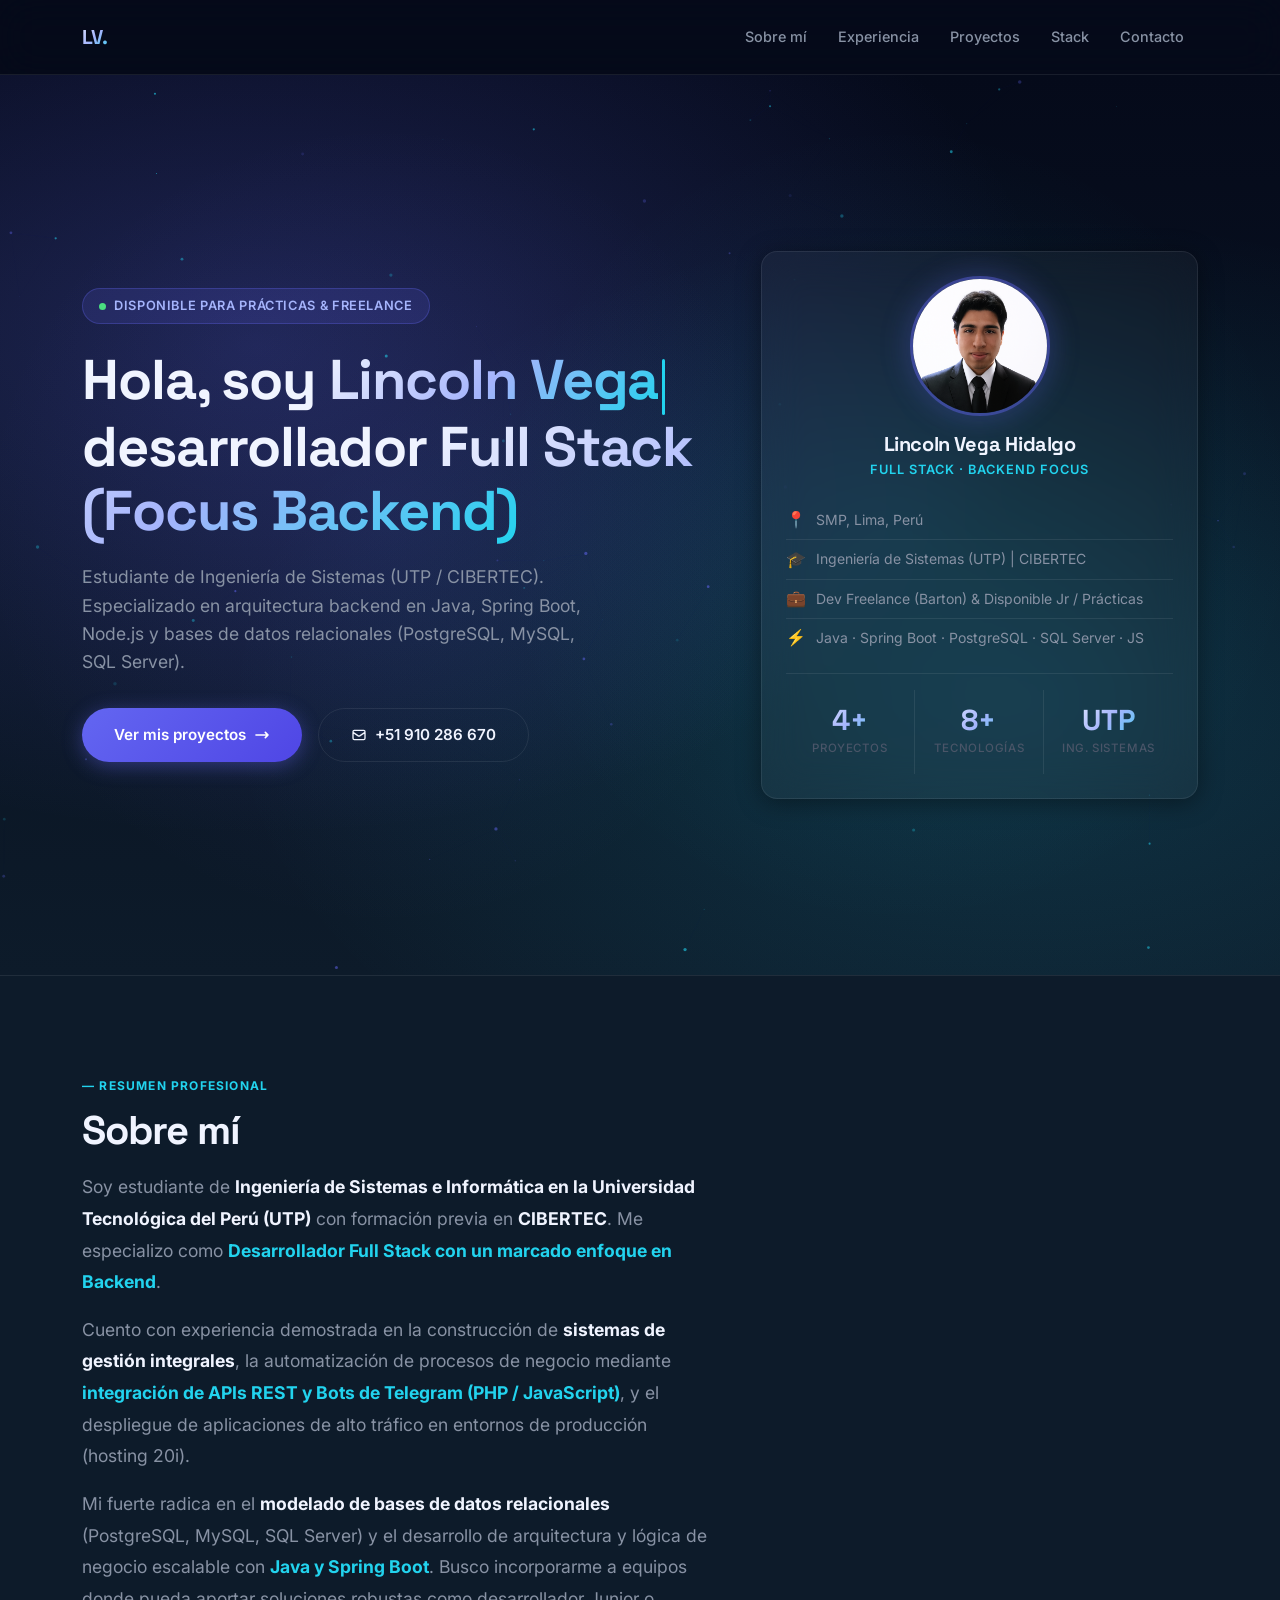
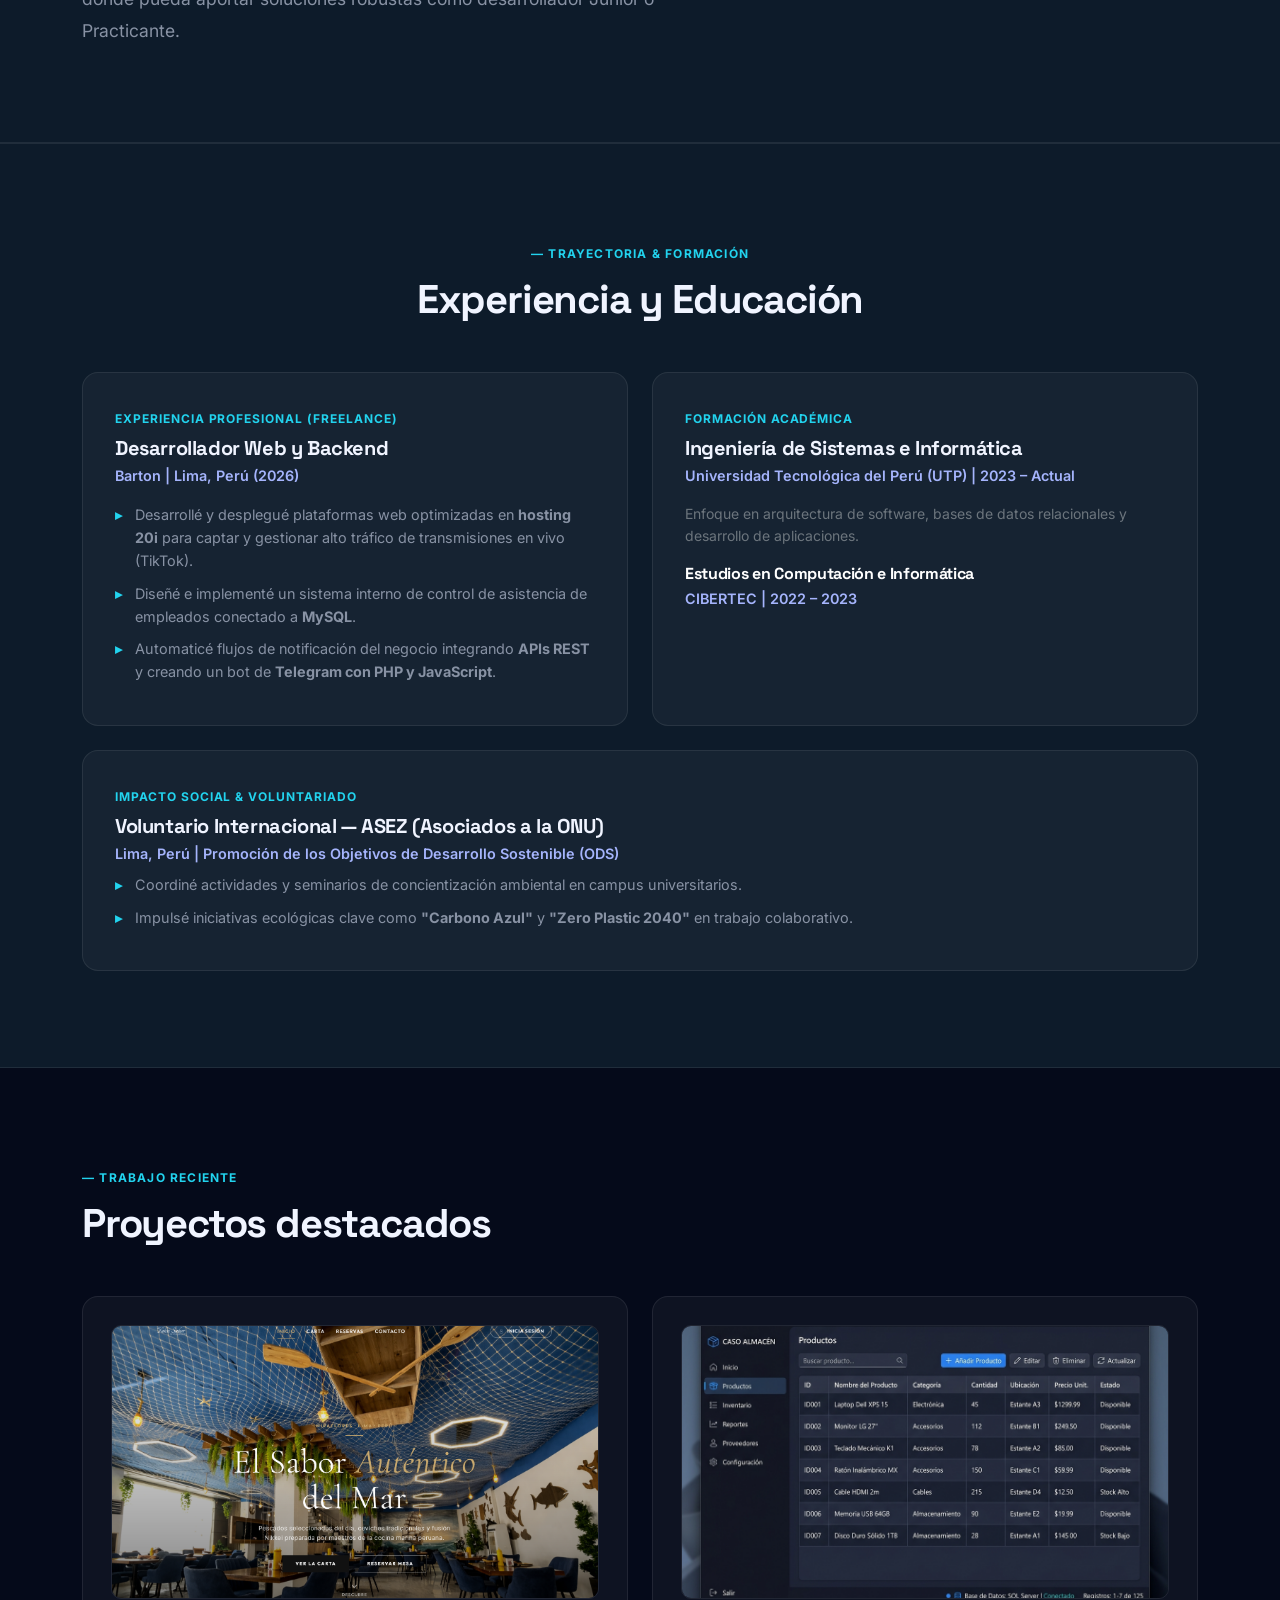
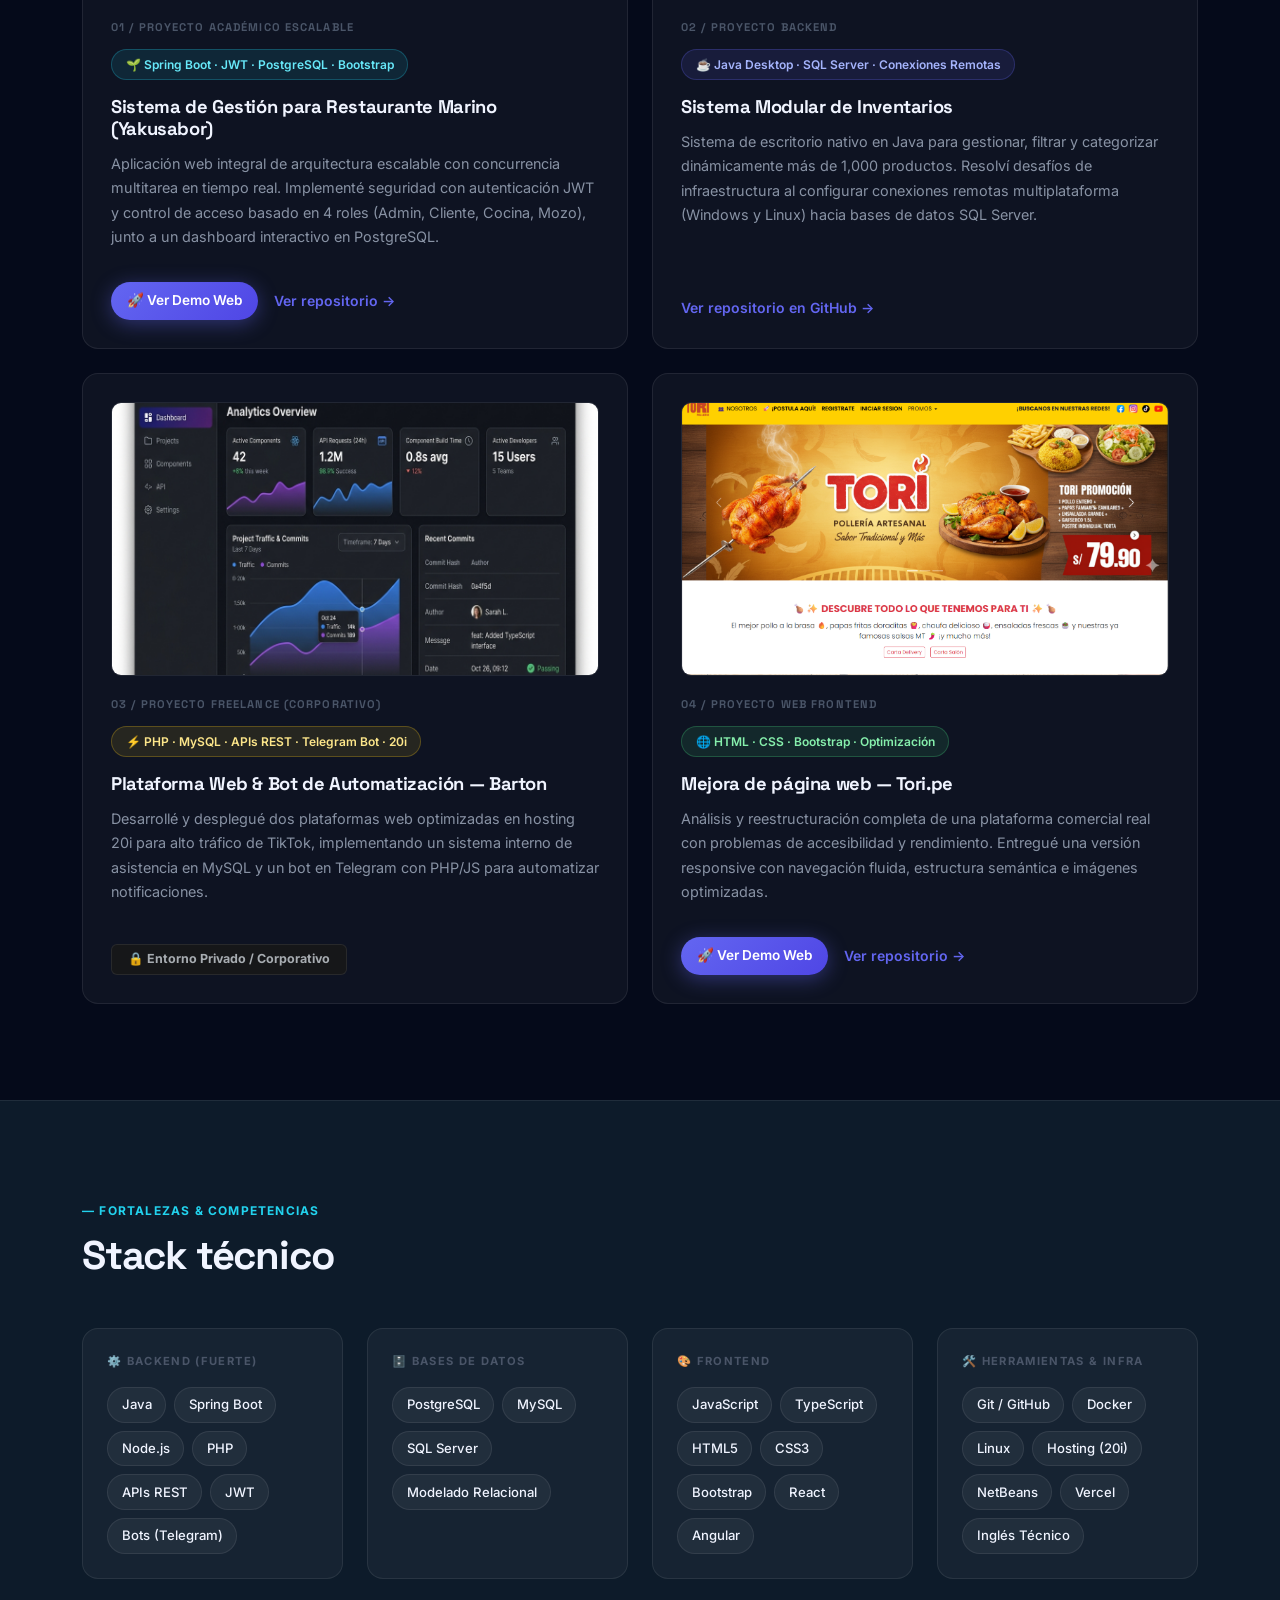
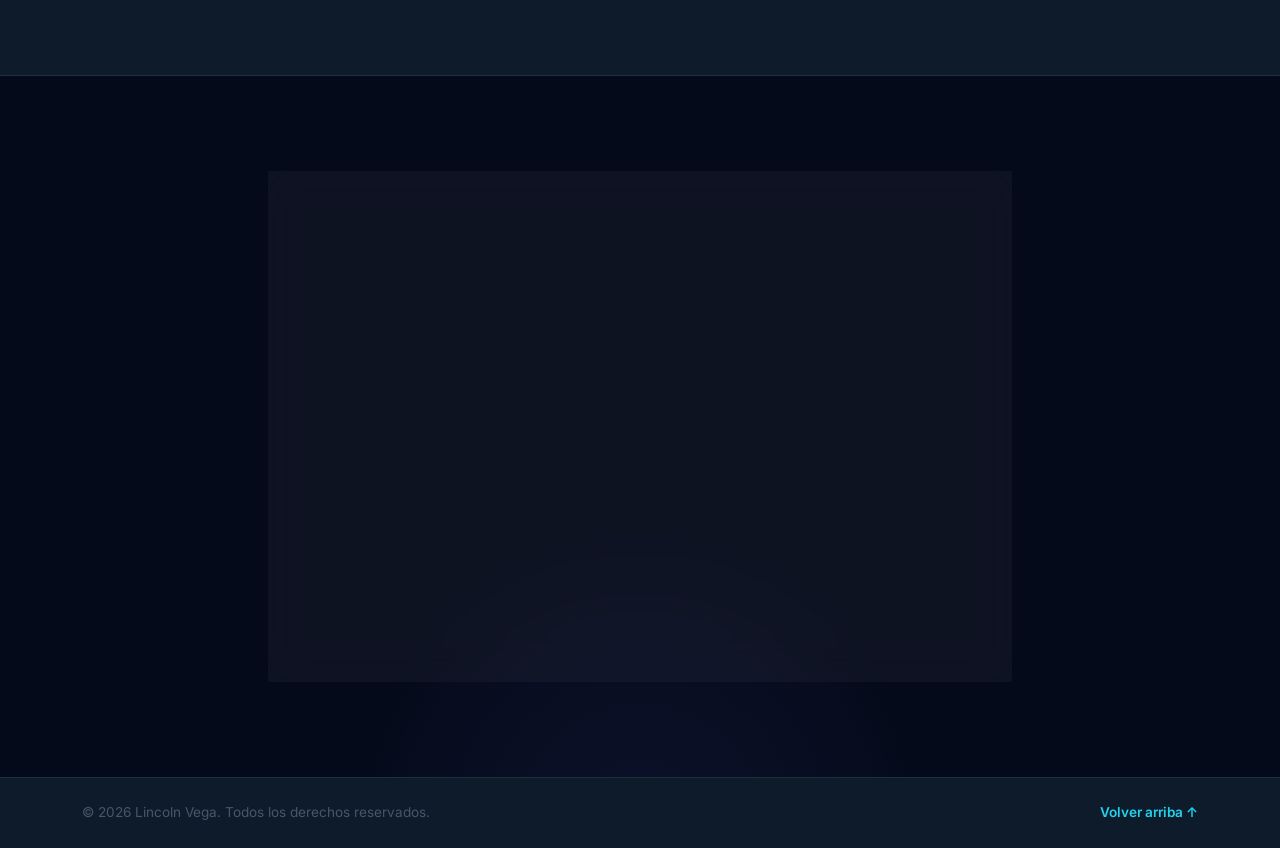
<file: index.html>
<!doctype html>
<html lang="es">
  <head>
    <meta charset="UTF-8" />
    <meta name="viewport" content="width=device-width, initial-scale=1" />
    <title>Lincoln Vega — Desarrollador Web & Backend</title>
    <meta
      name="description"
      content="Portafolio de Lincoln Vega — desarrollador en formación especializado en Frontend y Backend con Java. Proyectos web reales, código limpio y resultados concretos."
    />
    <meta property="og:title" content="Lincoln Vega — Desarrollador Web & Backend" />
    <meta property="og:description" content="Desarrollador en formación. Proyectos web, Java y soluciones con código real." />
    <meta property="og:image" content="avatar.png" />
    <!-- Bootstrap -->
    <link
      href="https://cdn.jsdelivr.net/npm/bootstrap@5.3.3/dist/css/bootstrap.min.css"
      rel="stylesheet"
      integrity="sha384-QWTKZyjpPEjISv5WaRU9OFeRpok6YctnYmDr5pNlyT2bRjXh0JMhjY6hW+ALEwIH"
      crossorigin="anonymous"
    />
    <!-- Google Fonts: Space Grotesk + Inter -->
    <link rel="preconnect" href="https://fonts.googleapis.com" />
    <link rel="preconnect" href="https://fonts.gstatic.com" crossorigin />
    <link
      href="https://fonts.googleapis.com/css2?family=Space+Grotesk:wght@400;500;600;700;800&family=Inter:wght@400;500;600;700&display=swap"
      rel="stylesheet"
    />
    <link rel="stylesheet" href="style.css" />
  </head>
  <body id="top" data-bs-theme="dark">

    <!-- ══ NAVBAR ══ -->
    <nav id="navbar" class="navbar navbar-expand-lg sticky-top">
      <div class="container">
        <a class="navbar-brand" href="#top">LV<span style="color: var(--accent-secondary);">.</span></a>
        <button
          class="navbar-toggler border-0"
          type="button"
          data-bs-toggle="collapse"
          data-bs-target="#mainNavbar"
          aria-controls="mainNavbar"
          aria-expanded="false"
          aria-label="Abrir navegación"
        >
          <span class="navbar-toggler-icon"></span>
        </button>
        <div class="collapse navbar-collapse" id="mainNavbar">
          <ul class="navbar-nav ms-auto gap-1">
            <li class="nav-item"><a class="nav-link" href="#sobre-mi">Sobre mí</a></li>
            <li class="nav-item"><a class="nav-link" href="#experiencia">Experiencia</a></li>
            <li class="nav-item"><a class="nav-link" href="#proyectos">Proyectos</a></li>
            <li class="nav-item"><a class="nav-link" href="#habilidades">Stack</a></li>
            <li class="nav-item"><a class="nav-link" href="#contacto">Contacto</a></li>
          </ul>
        </div>
      </div>
    </nav>

    <!-- ══ HERO ══ -->
    <header class="hero">
      <canvas id="particles"></canvas>
      <div class="container py-5">
        <div class="row align-items-center g-5">

          <!-- Left: Text -->
          <div class="col-lg-7 text-center text-lg-start">
            <div class="hero-badge">
              <span class="dot"></span>
              Disponible para prácticas &amp; freelance
            </div>

            <h1 class="hero-heading">
              Hola, soy <span class="gradient-text" id="typed-name">Lincoln Vega</span><span class="cursor-blink"></span><br/>
              desarrollador <span class="gradient-text">Full Stack (Focus Backend)</span>
            </h1>

            <p class="hero-lead">
              Estudiante de Ingeniería de Sistemas (UTP / CIBERTEC). Especializado en arquitectura backend en Java, Spring Boot, Node.js y bases de datos relacionales (PostgreSQL, MySQL, SQL Server).
            </p>

            <div class="hero-actions d-flex flex-wrap justify-content-center justify-content-lg-start gap-3">
              <a href="#proyectos" class="btn-primary-custom">
                Ver mis proyectos
                <svg width="16" height="16" fill="none" stroke="currentColor" stroke-width="2.5" viewBox="0 0 24 24"><path stroke-linecap="round" stroke-linejoin="round" d="M17 8l4 4m0 0l-4 4m4-4H3"/></svg>
              </a>
              <a href="https://wa.me/51910286670" target="_blank" rel="noopener noreferrer" class="btn-outline-custom">
                <svg width="16" height="16" fill="none" stroke="currentColor" stroke-width="2" viewBox="0 0 24 24"><path stroke-linecap="round" stroke-linejoin="round" d="M3 8l7.89 5.26a2 2 0 002.22 0L21 8M5 19h14a2 2 0 002-2V7a2 2 0 00-2-2H5a2 2 0 00-2 2v10a2 2 0 002 2z"/></svg>
                +51 910 286 670
              </a>
            </div>
          </div>

          <!-- Right: Profile Card -->
          <div class="col-lg-5">
            <div class="profile-card p-4 text-center">
              <img
                src="avatar.png"
                alt="Lincoln Vega Hidalgo — Desarrollador"
                class="profile-avatar"
              />
              <h2 class="h5 mb-1" style="font-family:'Space Grotesk',sans-serif; font-weight:700;">Lincoln Vega Hidalgo</h2>
              <p style="color:var(--accent-secondary); font-size:0.8rem; font-weight:600; text-transform:uppercase; letter-spacing:0.08em; margin-bottom:1.25rem;">Full Stack · Backend Focus</p>

              <div class="text-center text-lg-start">
                <div class="profile-info-item justify-content-center justify-content-lg-start">
                  <span class="icon">📍</span>
                  <span>SMP, Lima, Perú</span>
                </div>
                <div class="profile-info-item justify-content-center justify-content-lg-start">
                  <span class="icon">🎓</span>
                  <span>Ingeniería de Sistemas (UTP) | CIBERTEC</span>
                </div>
                <div class="profile-info-item justify-content-center justify-content-lg-start">
                  <span class="icon">💼</span>
                  <span>Dev Freelance (Barton) &amp; Disponible Jr / Prácticas</span>
                </div>
                <div class="profile-info-item justify-content-center justify-content-lg-start">
                  <span class="icon">⚡</span>
                  <span>Java · Spring Boot · PostgreSQL · SQL Server · JS</span>
                </div>
              </div>

              <!-- Stats -->
              <div class="row g-0 mt-3 pt-3" style="border-top: 1px solid var(--border-glass);">
                <div class="col-4 stat-item">
                  <div class="stat-number">4+</div>
                  <div class="stat-label">Proyectos</div>
                </div>
                <div class="col-4 stat-item">
                  <div class="stat-number">8+</div>
                  <div class="stat-label">Tecnologías</div>
                </div>
                <div class="col-4 stat-item">
                  <div class="stat-number">UTP</div>
                  <div class="stat-label">Ing. Sistemas</div>
                </div>
              </div>
            </div>
          </div>

        </div>
      </div>
    </header>

    <main>

      <!-- ══ SOBRE MÍ ══ -->
      <section id="sobre-mi">
        <div class="container">
          <div class="row align-items-center g-5">
            <div class="col-lg-7">
              <p class="section-tag reveal">— Resumen Profesional</p>
              <h2 class="section-title reveal reveal-delay-1">Sobre mí</h2>
              <div class="about-text reveal reveal-delay-2 text-justify-mobile">
                <p class="mb-3">
                  Soy estudiante de <strong style="color:var(--text-primary)">Ingeniería de Sistemas e Informática en la Universidad Tecnológica del Perú (UTP)</strong> con formación previa en <strong style="color:var(--text-primary)">CIBERTEC</strong>. Me especializo como <strong style="color:var(--accent-secondary)">Desarrollador Full Stack con un marcado enfoque en Backend</strong>.
                </p>
                <p class="mb-3">
                  Cuento con experiencia demostrada en la construcción de <strong style="color:var(--text-primary)">sistemas de gestión integrales</strong>, la automatización de procesos de negocio mediante <strong style="color:var(--accent-secondary)">integración de APIs REST y Bots de Telegram (PHP / JavaScript)</strong>, y el despliegue de aplicaciones de alto tráfico en entornos de producción (hosting 20i).
                </p>
                <p class="mb-0">
                  Mi fuerte radica en el <strong style="color:var(--text-primary)">modelado de bases de datos relacionales</strong> (PostgreSQL, MySQL, SQL Server) y el desarrollo de arquitectura y lógica de negocio escalable con <strong style="color:var(--accent-secondary)">Java y Spring Boot</strong>. Busco incorporarme a equipos donde pueda aportar soluciones robustas como desarrollador Junior o Practicante.
                </p>
              </div>
            </div>
            
            <div class="col-lg-5 text-center reveal reveal-delay-3">
              <div class="linkedin-badge-wrapper">
                <script src="https://platform.linkedin.com/badges/js/profile.js" async defer type="text/javascript"></script>
                <div class="badge-base LI-profile-badge mx-auto" data-locale="es_ES" data-size="medium" data-theme="dark" data-type="VERTICAL" data-vanity="lincoln-vega-hidalgo-09a0a0165" data-version="v1">
                  <a class="badge-base__link LI-simple-link" href="https://pe.linkedin.com/in/lincoln-vega-hidalgo-09a0a0165?trk=profile-badge">Lincoln Vega Hidalgo</a>
                </div>
              </div>
            </div>
          </div>
        </div>
      </section>

      <!-- ══ EXPERIENCIA Y EDUCACIÓN ══ -->
      <section id="experiencia">
        <div class="container">
          <div class="mb-5 reveal text-center">
            <p class="section-tag">— Trayectoria &amp; Formación</p>
            <h2 class="section-title mb-0">Experiencia y Educación</h2>
          </div>

          <div class="row g-4">
            <!-- Freelance Experience -->
            <div class="col-lg-6 reveal reveal-delay-1">
              <div class="experience-card">
                <span class="experience-tag">Experiencia Profesional (Freelance)</span>
                <h3 class="experience-title">Desarrollador Web y Backend</h3>
                <p class="experience-company">Barton | Lima, Perú (2026)</p>
                <ul class="timeline-bullet-list">
                  <li>Desarrollé y desplegué plataformas web optimizadas en <strong>hosting 20i</strong> para captar y gestionar alto tráfico de transmisiones en vivo (TikTok).</li>
                  <li>Diseñé e implementé un sistema interno de control de asistencia de empleados conectado a <strong>MySQL</strong>.</li>
                  <li>Automaticé flujos de notificación del negocio integrando <strong>APIs REST</strong> y creando un bot de <strong>Telegram con PHP y JavaScript</strong>.</li>
                </ul>
              </div>
            </div>

            <!-- Education -->
            <div class="col-lg-6 reveal reveal-delay-2">
              <div class="experience-card">
                <span class="experience-tag">Formación Académica</span>
                <h3 class="experience-title">Ingeniería de Sistemas e Informática</h3>
                <p class="experience-company">Universidad Tecnológica del Perú (UTP) | 2023 – Actual</p>
                <p class="text-secondary small mb-3">Enfoque en arquitectura de software, bases de datos relacionales y desarrollo de aplicaciones.</p>
                
                <h4 class="h6 text-white mb-1" style="font-family:'Space Grotesk',sans-serif; font-weight:700;">Estudios en Computación e Informática</h4>
                <p class="experience-company mb-0">CIBERTEC | 2022 – 2023</p>
              </div>
            </div>

            <!-- Voluntariado -->
            <div class="col-12 reveal reveal-delay-3">
              <div class="experience-card">
                <div class="d-flex justify-content-between align-items-start flex-wrap gap-2">
                  <div>
                    <span class="experience-tag">Impacto Social &amp; Voluntariado</span>
                    <h3 class="experience-title">Voluntario Internacional — ASEZ (Asociados a la ONU)</h3>
                    <p class="experience-company mb-2">Lima, Perú | Promoción de los Objetivos de Desarrollo Sostenible (ODS)</p>
                  </div>
                </div>
                <ul class="timeline-bullet-list">
                  <li>Coordiné actividades y seminarios de concientización ambiental en campus universitarios.</li>
                  <li>Impulsé iniciativas ecológicas clave como <strong>"Carbono Azul"</strong> y <strong>"Zero Plastic 2040"</strong> en trabajo colaborativo.</li>
                </ul>
              </div>
            </div>
          </div>
        </div>
      </section>

      <!-- ══ PROYECTOS ══ -->
      <section id="proyectos">
        <div class="container">
          <div class="mb-5 reveal">
            <p class="section-tag">— Trabajo reciente</p>
            <h2 class="section-title mb-0">Proyectos destacados</h2>
          </div>

          <div class="row g-4">

            <!-- Proyecto 1 -->
            <div class="col-md-6 reveal reveal-delay-1">
              <article class="project-card">
                <div class="project-img-wrap">
                  <img src="project_yakusabor.png" alt="Sistema de Gestión para Restaurante Marino" loading="lazy" />
                  <div class="project-img-overlay"></div>
                </div>
                <p class="project-number">01 / Proyecto Académico Escalable</p>
                <span class="project-badge cyan">
                  🌱 Spring Boot · JWT · PostgreSQL · Bootstrap
                </span>
                <h3 class="project-title">Sistema de Gestión para Restaurante Marino (Yakusabor)</h3>
                <p class="project-desc">
                  Aplicación web integral de arquitectura escalable con concurrencia multitarea en tiempo real. Implementé seguridad con autenticación JWT y control de acceso basado en 4 roles (Admin, Cliente, Cocina, Mozo), junto a un dashboard interactivo en PostgreSQL.
                </p>
                <div class="d-flex flex-wrap gap-3 mt-auto pt-2">
                  <a
                    class="btn-primary-custom py-2 px-3"
                    style="font-size:0.85rem;"
                    href="https://yakusabor-web.vercel.app/Frontend/Principal/HTML/index.html"
                    target="_blank"
                    rel="noopener noreferrer"
                  >
                    🚀 Ver Demo Web
                  </a>
                  <a
                    class="project-link my-auto"
                    href="https://github.com/VegaHidalgoLincolnJhoel/Yakusabor-web"
                    target="_blank"
                    rel="noopener noreferrer"
                  >
                    Ver repositorio →
                  </a>
                </div>
              </article>
            </div>

            <!-- Proyecto 2 -->
            <div class="col-md-6 reveal reveal-delay-2">
              <article class="project-card">
                <div class="project-img-wrap">
                  <img src="project_almacen.png" alt="Sistema Modular de Inventarios Java" loading="lazy" />
                  <div class="project-img-overlay"></div>
                </div>
                <p class="project-number">02 / Proyecto Backend</p>
                <span class="project-badge">
                  ☕ Java Desktop · SQL Server · Conexiones Remotas
                </span>
                <h3 class="project-title">Sistema Modular de Inventarios</h3>
                <p class="project-desc">
                  Sistema de escritorio nativo en Java para gestionar, filtrar y categorizar dinámicamente más de 1,000 productos. Resolví desafíos de infraestructura al configurar conexiones remotas multiplataforma (Windows y Linux) hacia bases de datos SQL Server.
                </p>
                <div class="d-flex flex-wrap gap-3 mt-auto pt-2">
                  <a
                    class="project-link my-auto"
                    href="https://github.com/VegaHidalgoLincolnJhoel/Proyecto_Caso_Almacen"
                    target="_blank"
                    rel="noopener noreferrer"
                  >
                    Ver repositorio en GitHub →
                  </a>
                </div>
              </article>
            </div>

            <!-- Proyecto 3 -->
            <div class="col-md-6 reveal reveal-delay-1">
              <article class="project-card">
                <div class="project-img-wrap">
                  <img src="project_finaljs.png" alt="Plataformas Web y Bot de Telegram Barton" loading="lazy" />
                  <div class="project-img-overlay"></div>
                </div>
                <p class="project-number">03 / Proyecto Freelance (Corporativo)</p>
                <span class="project-badge yellow">
                  ⚡ PHP · MySQL · APIs REST · Telegram Bot · 20i
                </span>
                <h3 class="project-title">Plataforma Web &amp; Bot de Automatización — Barton</h3>
                <p class="project-desc">
                  Desarrollé y desplegué dos plataformas web optimizadas en hosting 20i para alto tráfico de TikTok, implementando un sistema interno de asistencia en MySQL y un bot en Telegram con PHP/JS para automatizar notificaciones.
                </p>
                <div class="d-flex flex-wrap align-items-center gap-2 mt-auto pt-2">
                  <span class="badge bg-secondary-subtle text-secondary-emphasis px-3 py-2" style="font-size:0.78rem; border:1px solid var(--border-glass);">
                    🔒 Entorno Privado / Corporativo
                  </span>
                </div>
              </article>
            </div>

            <!-- Proyecto 4 -->
            <div class="col-md-6 reveal reveal-delay-2">
              <article class="project-card">
                <div class="project-img-wrap">
                  <img src="project_tori.png" alt="Rediseño web Tori.pe" loading="lazy" />
                  <div class="project-img-overlay"></div>
                </div>
                <p class="project-number">04 / Proyecto Web Frontend</p>
                <span class="project-badge green">
                  🌐 HTML · CSS · Bootstrap · Optimización
                </span>
                <h3 class="project-title">Mejora de página web — Tori.pe</h3>
                <p class="project-desc">
                  Análisis y reestructuración completa de una plataforma comercial real con problemas de accesibilidad y rendimiento. Entregué una versión responsive con navegación fluida, estructura semántica e imágenes optimizadas.
                </p>
                <div class="d-flex flex-wrap gap-3 mt-auto pt-2">
                  <a
                    class="btn-primary-custom py-2 px-3"
                    style="font-size:0.85rem;"
                    href="https://vegahidalgolincolnjhoel.github.io/Proyecto-pagina-WEB/HTML/Principal.html"
                    target="_blank"
                    rel="noopener noreferrer"
                  >
                    🚀 Ver Demo Web
                  </a>
                  <a
                    class="project-link my-auto"
                    href="https://github.com/VegaHidalgoLincolnJhoel/Proyecto-pagina-WEB"
                    target="_blank"
                    rel="noopener noreferrer"
                  >
                    Ver repositorio →
                  </a>
                </div>
              </article>
            </div>

          </div>
        </div>
      </section>

      <!-- ══ HABILIDADES ══ -->
      <section id="habilidades">
        <div class="container">
          <div class="mb-5 reveal">
            <p class="section-tag">— Fortalezas &amp; Competencias</p>
            <h2 class="section-title mb-0">Stack técnico</h2>
          </div>

          <div class="row g-4">
            <!-- Backend -->
            <div class="col-md-6 col-lg-3 reveal reveal-delay-1">
              <div class="stack-group">
                <p class="stack-group-title">⚙️ Backend (Fuerte)</p>
                <div class="d-flex flex-wrap gap-2">
                  <span class="skill-pill">Java</span>
                  <span class="skill-pill">Spring Boot</span>
                  <span class="skill-pill">Node.js</span>
                  <span class="skill-pill">PHP</span>
                  <span class="skill-pill">APIs REST</span>
                  <span class="skill-pill">JWT</span>
                  <span class="skill-pill">Bots (Telegram)</span>
                </div>
              </div>
            </div>
            <!-- Base de datos -->
            <div class="col-md-6 col-lg-3 reveal reveal-delay-2">
              <div class="stack-group">
                <p class="stack-group-title">🗄️ Bases de Datos</p>
                <div class="d-flex flex-wrap gap-2">
                  <span class="skill-pill">PostgreSQL</span>
                  <span class="skill-pill">MySQL</span>
                  <span class="skill-pill">SQL Server</span>
                  <span class="skill-pill">Modelado Relacional</span>
                </div>
              </div>
            </div>
            <!-- Frontend -->
            <div class="col-md-6 col-lg-3 reveal reveal-delay-3">
              <div class="stack-group">
                <p class="stack-group-title">🎨 Frontend</p>
                <div class="d-flex flex-wrap gap-2">
                  <span class="skill-pill">JavaScript</span>
                  <span class="skill-pill">TypeScript</span>
                  <span class="skill-pill">HTML5</span>
                  <span class="skill-pill">CSS3</span>
                  <span class="skill-pill">Bootstrap</span>
                  <span class="skill-pill">React</span>
                  <span class="skill-pill">Angular</span>
                </div>
              </div>
            </div>
            <!-- Herramientas -->
            <div class="col-md-6 col-lg-3 reveal reveal-delay-4">
              <div class="stack-group">
                <p class="stack-group-title">🛠️ Herramientas &amp; Infra</p>
                <div class="d-flex flex-wrap gap-2">
                  <span class="skill-pill">Git / GitHub</span>
                  <span class="skill-pill">Docker</span>
                  <span class="skill-pill">Linux</span>
                  <span class="skill-pill">Hosting (20i)</span>
                  <span class="skill-pill">NetBeans</span>
                  <span class="skill-pill">Vercel</span>
                  <span class="skill-pill">Inglés Técnico</span>
                </div>
              </div>
            </div>
          </div>
        </div>
      </section>

      <!-- ══ CONTACTO ══ -->
      <section id="contacto">
        <div class="container">
          <div class="col-lg-8 mx-auto">
            <div class="contact-card text-center reveal">
              <p class="section-tag">— Sigamos en contacto</p>
              <h2 class="section-title">¿Hablamos de tu<br/>próximo proyecto?</h2>
              <p style="color:var(--text-secondary); margin-bottom: 2rem; font-size:1rem;">
                Estoy abierto a oportunidades de prácticas, colaboraciones y proyectos freelance.
                Respondo en menos de 24 horas.
              </p>
              <div class="d-flex flex-wrap justify-content-center gap-3 mb-4">
                <a class="btn-contact-outline" href="mailto:lincolvegahidalgo@gmail.com">
                  <svg width="17" height="17" fill="none" stroke="currentColor" stroke-width="2" viewBox="0 0 24 24"><path stroke-linecap="round" stroke-linejoin="round" d="M3 8l7.89 5.26a2 2 0 002.22 0L21 8M5 19h14a2 2 0 002-2V7a2 2 0 00-2-2H5a2 2 0 00-2 2v10a2 2 0 002 2z"/></svg>
                  lincolvegahidalgo@gmail.com
                </a>
                <a
                  class="btn-contact-outline"
                  href="https://wa.me/51910286670"
                  target="_blank"
                  rel="noopener noreferrer"
                >
                  <svg width="17" height="17" viewBox="0 0 24 24" fill="none" xmlns="http://www.w3.org/2000/svg"><path d="M6.014 8.00613C6.12827 7.1024 7.30277 5.87414 8.23488 6.01043L8.23339 6.00894C9.14051 6.18132 9.85859 7.74261 10.2635 8.44465C10.5504 8.95402 10.3641 9.4701 10.0965 9.68787C9.7355 9.97883 9.17099 10.3803 9.28943 10.7834C9.5 11.5 12 14 13.2296 14.7107C13.695 14.9797 14.0325 14.2702 14.3207 13.9067C14.5301 13.6271 15.0466 13.46 15.5548 13.736C16.3138 14.178 17.0288 14.6917 17.69 15.27C18.0202 15.546 18.0977 15.9539 17.8689 16.385C17.4659 17.1443 16.3003 18.1456 15.4542 17.9421C13.9764 17.5868 8 15.27 6.08033 8.55801C5.97237 8.24048 5.99955 8.12044 6.014 8.00613Z" fill="currentColor"/><path fill-rule="evenodd" clip-rule="evenodd" d="M12 23C10.7764 23 10.0994 22.8687 9 22.5L6.89443 23.5528C5.56462 24.2177 4 23.2507 4 21.7639V19.5C1.84655 17.492 1 15.1767 1 12C1 5.92487 5.92487 1 12 1C18.0751 1 23 5.92487 23 12C23 18.0751 18.0751 23 12 23ZM6 18.6303L5.36395 18.0372C3.69087 16.4772 3 14.7331 3 12C3 7.02944 7.02944 3 12 3C16.9706 3 21 7.02944 21 12C21 16.9706 16.9706 21 12 21C11.0143 21 10.552 20.911 9.63595 20.6038L8.84847 20.3397L6 21.7639V18.6303Z" fill="currentColor"/></svg>
                  WhatsApp
                </a>
                <a
                  class="btn-contact-outline"
                  href="https://pe.linkedin.com/in/lincoln-vega-hidalgo-09a0a0165"
                  target="_blank"
                  rel="noopener noreferrer"
                >
                  <svg width="17" height="17" fill="currentColor" viewBox="0 0 24 24"><path d="M20.447 20.452h-3.554v-5.569c0-1.328-.027-3.037-1.852-3.037-1.853 0-2.136 1.445-2.136 2.939v5.667H9.351V9h3.414v1.561h.046c.477-.9 1.637-1.85 3.37-1.85 3.601 0 4.267 2.37 4.267 5.455v6.286zM5.337 7.433a2.062 2.062 0 01-2.063-2.065 2.064 2.064 0 112.063 2.065zm1.782 13.019H3.555V9h3.564v11.452zM22.225 0H1.771C.792 0 0 .774 0 1.729v20.542C0 23.227.792 24 1.771 24h20.451C23.2 24 24 23.227 24 22.271V1.729C24 .774 23.2 0 22.222 0h.003z"/></svg>
                  LinkedIn
                </a>
                <a
                  class="btn-contact-outline"
                  href="https://github.com/VegaHidalgoLincolnJhoel"
                  target="_blank"
                  rel="noopener noreferrer"
                >
                  <svg width="17" height="17" fill="currentColor" viewBox="0 0 24 24"><path d="M12 0C5.37 0 0 5.37 0 12c0 5.3 3.438 9.8 8.205 11.385.6.113.82-.258.82-.577 0-.285-.01-1.04-.015-2.04-3.338.724-4.042-1.61-4.042-1.61C4.422 18.07 3.633 17.7 3.633 17.7c-1.087-.744.084-.729.084-.729 1.205.084 1.838 1.236 1.838 1.236 1.07 1.835 2.809 1.305 3.495.998.108-.776.417-1.305.76-1.605-2.665-.3-5.466-1.332-5.466-5.93 0-1.31.465-2.38 1.235-3.22-.135-.303-.54-1.523.105-3.176 0 0 1.005-.322 3.3 1.23.96-.267 1.98-.399 3-.405 1.02.006 2.04.138 3 .405 2.28-1.552 3.285-1.23 3.285-1.23.645 1.653.24 2.873.12 3.176.765.84 1.23 1.91 1.23 3.22 0 4.61-2.805 5.625-5.475 5.92.42.36.81 1.096.81 2.22 0 1.606-.015 2.896-.015 3.286 0 .315.21.69.825.57C20.565 21.795 24 17.295 24 12c0-6.63-5.37-12-12-12"/></svg>
                  GitHub
                </a>
              </div>
              <p style="color:var(--text-muted); font-size:0.8rem;">
                Portafolio en línea:
                <a
                  href="https://vegahidalgolincolnjhoel.github.io/Portafolio/"
                  target="_blank"
                  rel="noopener noreferrer"
                  style="color:var(--accent-secondary); text-decoration:none;"
                >
                  vegahidalgolincolnjhoel.github.io/Portafolio
                </a>
              </p>
            </div>
          </div>
        </div>
      </section>

    </main>

    <!-- ══ FOOTER ══ -->
    <footer>
      <div class="container d-flex justify-content-between align-items-center flex-wrap gap-2">
        <p class="mb-0">
          © <span id="year"></span> Lincoln Vega. Todos los derechos reservados.
        </p>
        <a class="text-decoration-none" href="#top" style="color:var(--accent-secondary); font-weight:600; font-size:0.85rem;">
          Volver arriba ↑
        </a>
      </div>
    </footer>

    <!-- Bootstrap JS -->
    <script
      src="https://cdn.jsdelivr.net/npm/bootstrap@5.3.3/dist/js/bootstrap.bundle.min.js"
      integrity="sha384-YvpcrYf0tY3lHB60NNkmXc5s9fDVZLESaAA55NDzOxhy9GkcIdslK1eN7N6jIeHz"
      crossorigin="anonymous"
    ></script>

    <script>
      // ── Year ──
      document.getElementById("year").textContent = new Date().getFullYear();

      // ── Navbar scroll effect ──
      const navbar = document.getElementById("navbar");
      window.addEventListener("scroll", () => {
        navbar.classList.toggle("scrolled", window.scrollY > 40);
      }, { passive: true });

      // ── Scroll Reveal (Intersection Observer) ──
      const revealEls = document.querySelectorAll(".reveal, .reveal-left");
      const revealObserver = new IntersectionObserver(
        (entries) => {
          entries.forEach((entry) => {
            if (entry.isIntersecting) {
              entry.target.classList.add("visible");
              revealObserver.unobserve(entry.target);
            }
          });
        },
        { threshold: 0.15, rootMargin: "0px 0px -40px 0px" }
      );
      revealEls.forEach((el) => revealObserver.observe(el));

      // ── Canvas Particles ──
      (function () {
        const canvas = document.getElementById("particles");
        if (!canvas) return;
        const ctx = canvas.getContext("2d");
        let W, H, particles = [];

        function resize() {
          const rect = canvas.parentElement.getBoundingClientRect();
          W = canvas.width  = rect.width  || window.innerWidth;
          H = canvas.height = rect.height || window.innerHeight;
        }

        class Particle {
          constructor() { this.reset(); }
          reset() {
            this.x  = Math.random() * W;
            this.y  = Math.random() * H;
            this.r  = Math.random() * 1.5 + 0.3;
            this.vx = (Math.random() - 0.5) * 0.3;
            this.vy = (Math.random() - 0.5) * 0.3;
            this.alpha = Math.random() * 0.5 + 0.1;
            this.color = Math.random() > 0.5 ? "99,102,241" : "34,211,238";
          }
          update() {
            this.x += this.vx;
            this.y += this.vy;
            if (this.x < 0 || this.x > W || this.y < 0 || this.y > H) this.reset();
          }
          draw() {
            ctx.beginPath();
            ctx.arc(this.x, this.y, this.r, 0, Math.PI * 2);
            ctx.fillStyle = `rgba(${this.color},${this.alpha})`;
            ctx.fill();
          }
        }

        function init() {
          resize();
          particles = Array.from({ length: 80 }, () => new Particle());
        }

        function animate() {
          ctx.clearRect(0, 0, W, H);
          particles.forEach(p => { p.update(); p.draw(); });

          // Draw connections
          for (let i = 0; i < particles.length; i++) {
            for (let j = i + 1; j < particles.length; j++) {
              const dx = particles[i].x - particles[j].x;
              const dy = particles[i].y - particles[j].y;
              const dist = Math.sqrt(dx * dx + dy * dy);
              if (dist < 100) {
                ctx.beginPath();
                ctx.strokeStyle = `rgba(99,102,241,${0.06 * (1 - dist / 100)})`;
                ctx.lineWidth = 0.5;
                ctx.moveTo(particles[i].x, particles[i].y);
                ctx.lineTo(particles[j].x, particles[j].y);
                ctx.stroke();
              }
            }
          }
          requestAnimationFrame(animate);
        }

        window.addEventListener("resize", () => {
          resize();
          particles.forEach(p => p.reset());
        }, { passive: true });

        init();
        animate();
      })();
    </script>

  </body>
</html>
</file>
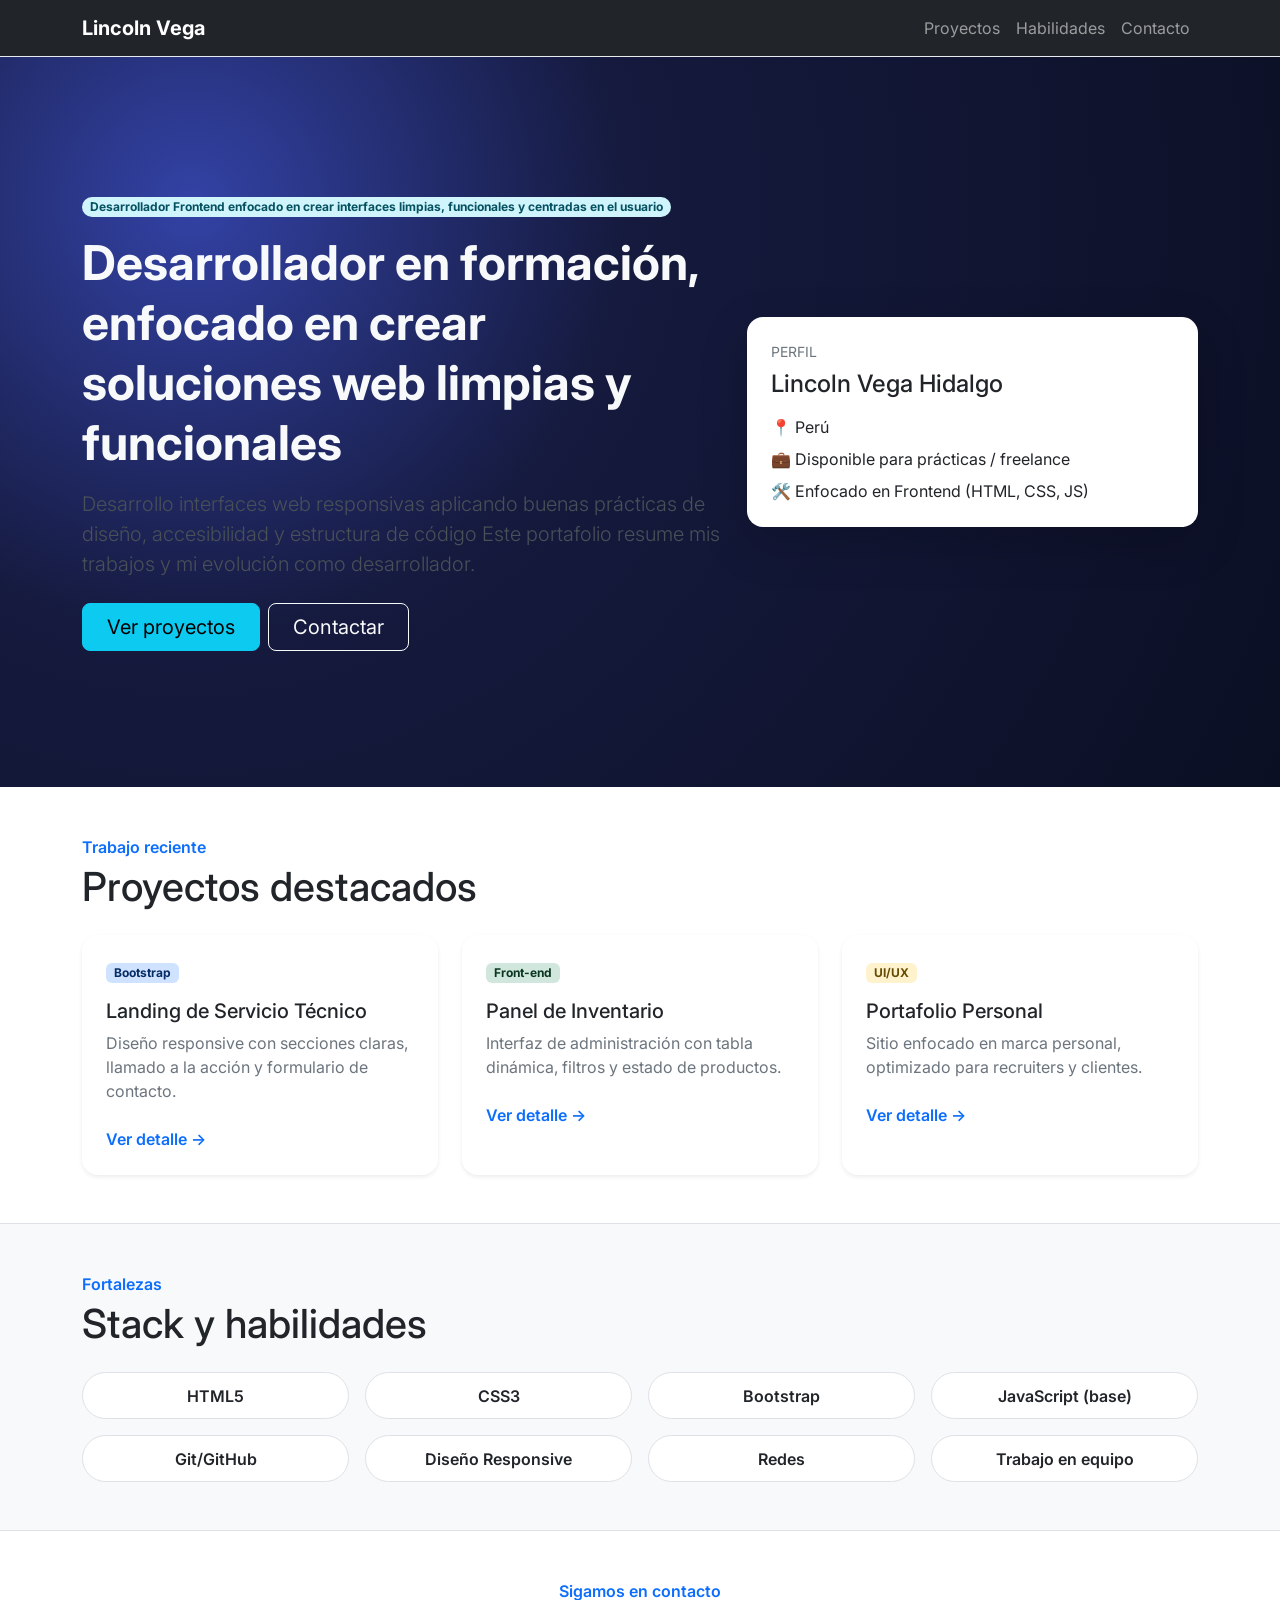
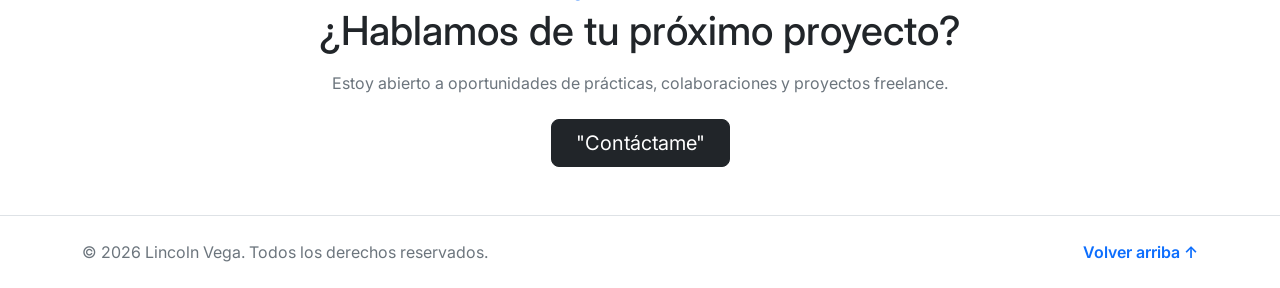
<file: HTML/index.html>
<!doctype html>
<html lang="es">
  <head>
    <meta charset="UTF-8" />
    <meta name="viewport" content="width=device-width, initial-scale=1" />
    <title>Portafolio | Lincoln Vega</title>
    <meta
      name="description"
      content="Portafolio profesional de Lincoln Vega con proyectos, habilidades y contacto."
    />
    <link
      href="https://cdn.jsdelivr.net/npm/bootstrap@5.3.3/dist/css/bootstrap.min.css"
      rel="stylesheet"
      integrity="sha384-QWTKZyjpPEjISv5WaRU9OFeRpok6YctnYmDr5pNlyT2bRjXh0JMhjY6hW+ALEwIH"
      crossorigin="anonymous"
    />
    <link rel="preconnect" href="https://fonts.googleapis.com" />
    <link rel="preconnect" href="https://fonts.gstatic.com" crossorigin />
    <link
      href="https://fonts.googleapis.com/css2?family=Inter:wght@400;500;600;700;800&display=swap"
      rel="stylesheet"
    />
    <link rel="stylesheet" href="../CSS/style.css" />
  </head>
  <body>
    <nav class="navbar navbar-expand-lg bg-dark navbar-dark sticky-top border-bottom border-light-subtle">
      <div class="container">
        <a class="navbar-brand fw-bold" href="#">Lincoln Vega</a>
        <button
          class="navbar-toggler"
          type="button"
          data-bs-toggle="collapse"
          data-bs-target="#mainNavbar"
          aria-controls="mainNavbar"
          aria-expanded="false"
          aria-label="Abrir navegación"
        >
          <span class="navbar-toggler-icon"></span>
        </button>
        <div class="collapse navbar-collapse" id="mainNavbar">
          <ul class="navbar-nav ms-auto">
            <li class="nav-item"><a class="nav-link" href="#proyectos">Proyectos</a></li>
            <li class="nav-item"><a class="nav-link" href="#habilidades">Habilidades</a></li>
            <li class="nav-item"><a class="nav-link" href="#contacto">Contacto</a></li>
          </ul>
        </div>
      </div>
    </nav>

    <header class="hero py-5 py-lg-6 text-light">
      <div class="container py-4 py-lg-5">
        <div class="row align-items-center g-4">
          <div class="col-lg-7">
            <span class="badge rounded-pill bg-info-subtle text-info-emphasis mb-3">Desarrollador Frontend enfocado en crear interfaces limpias, funcionales y centradas en el usuario</span>
            <h1 class="display-5 fw-bold lh-sm mb-3">Desarrollador en formación, enfocado en crear soluciones web limpias y funcionales</h1>
            <p class="lead text-light-emphasis mb-4">
              Desarrollo interfaces web responsivas aplicando buenas prácticas de diseño, accesibilidad y estructura de código
              Este portafolio resume mis trabajos y mi evolución como desarrollador.
            </p>
            <div class="d-flex flex-wrap gap-2">
              <a href="#proyectos" class="btn btn-info btn-lg px-4">Ver proyectos</a>
              <a href="#contacto" class="btn btn-outline-light btn-lg px-4">Contactar</a>
            </div>
          </div>
          <div class="col-lg-5">
            <div class="card profile-card shadow-lg border-0">
              <div class="card-body p-4">
                <p class="text-uppercase text-secondary small mb-2">Perfil</p>
                <h2 class="h4 mb-3">Lincoln Vega Hidalgo</h2>
                <ul class="list-unstyled mb-0">
                  <li class="mb-2">📍 Perú</li>
                  <li class="mb-2">💼 Disponible para prácticas / freelance</li>
                  <li>🛠️ Enfocado en Frontend (HTML, CSS, JS)</li>
                </ul>
              </div>
            </div>
          </div>
        </div>
      </div>
    </header>

    <main>
      <section id="proyectos" class="py-5">
        <div class="container">
          <div class="d-flex justify-content-between align-items-end mb-4 flex-wrap gap-2">
            <div>
              <p class="text-primary fw-semibold mb-1">Trabajo reciente</p>
              <h2 class="h1 mb-0">Proyectos destacados</h2>
            </div>
          </div>
          <div class="row g-4">
            <div class="col-md-6 col-lg-4">
              <article class="card h-100 border-0 shadow-sm project-card">
                <div class="card-body p-4">
                  <span class="badge bg-primary-subtle text-primary-emphasis mb-3">Bootstrap</span>
                  <h3 class="h5">Landing de Servicio Técnico</h3>
                  <p class="text-secondary mb-4">Diseño responsive con secciones claras, llamado a la acción y formulario de contacto.</p>
                  <a class="stretched-link text-decoration-none fw-semibold" href="#">Ver detalle →</a>
                </div>
              </article>
            </div>
            <div class="col-md-6 col-lg-4">
              <article class="card h-100 border-0 shadow-sm project-card">
                <div class="card-body p-4">
                  <span class="badge bg-success-subtle text-success-emphasis mb-3">Front-end</span>
                  <h3 class="h5">Panel de Inventario</h3>
                  <p class="text-secondary mb-4">Interfaz de administración con tabla dinámica, filtros y estado de productos.</p>
                  <a class="stretched-link text-decoration-none fw-semibold" href="#">Ver detalle →</a>
                </div>
              </article>
            </div>
            <div class="col-md-6 col-lg-4">
              <article class="card h-100 border-0 shadow-sm project-card">
                <div class="card-body p-4">
                  <span class="badge bg-warning-subtle text-warning-emphasis mb-3">UI/UX</span>
                  <h3 class="h5">Portafolio Personal</h3>
                  <p class="text-secondary mb-4">Sitio enfocado en marca personal, optimizado para recruiters y clientes.</p>
                  <a class="stretched-link text-decoration-none fw-semibold" href="#">Ver detalle →</a>
                </div>
              </article>
            </div>
          </div>
        </div>
      </section>

      <section id="habilidades" class="py-5 bg-body-tertiary border-top border-bottom">
        <div class="container">
          <p class="text-primary fw-semibold mb-1">Fortalezas</p>
          <h2 class="h1 mb-4">Stack y habilidades</h2>
          <div class="row g-3">
            <div class="col-6 col-md-4 col-lg-3"><div class="skill-pill">HTML5</div></div>
            <div class="col-6 col-md-4 col-lg-3"><div class="skill-pill">CSS3</div></div>
            <div class="col-6 col-md-4 col-lg-3"><div class="skill-pill">Bootstrap</div></div>
            <div class="col-6 col-md-4 col-lg-3"><div class="skill-pill">JavaScript (base)</div></div>
            <div class="col-6 col-md-4 col-lg-3"><div class="skill-pill">Git/GitHub</div></div>
            <div class="col-6 col-md-4 col-lg-3"><div class="skill-pill">Diseño Responsive</div></div>
            <div class="col-6 col-md-4 col-lg-3"><div class="skill-pill">Redes</div></div>
            <div class="col-6 col-md-4 col-lg-3"><div class="skill-pill">Trabajo en equipo</div></div>
          </div>
        </div>
      </section>

      <section id="contacto" class="py-5">
        <div class="container">
          <div class="row justify-content-center">
            <div class="col-lg-8 text-center">
              <p class="text-primary fw-semibold mb-1">Sigamos en contacto</p>
              <h2 class="h1 mb-3">¿Hablamos de tu próximo proyecto?</h2>
              <p class="text-secondary mb-4">Estoy abierto a oportunidades de prácticas, colaboraciones y proyectos freelance.</p>
              <a class="btn btn-dark btn-lg px-4" href="mailto:tu-correo@ejemplo.com">"Contáctame"</a>
            </div>
          </div>
        </div>
      </section>
    </main>

    <footer class="py-4 border-top">
      <div class="container d-flex justify-content-between flex-wrap gap-2">
        <p class="mb-0 text-secondary">© <span id="year">2026</span> Lincoln Vega. Todos los derechos reservados.</p>
        <a class="text-decoration-none fw-semibold" href="#">Volver arriba ↑</a>
      </div>
    </footer>

    <script
      src="https://cdn.jsdelivr.net/npm/bootstrap@5.3.3/dist/js/bootstrap.bundle.min.js"
      integrity="sha384-YvpcrYf0tY3lHB60NNkmXc5s9fDVZLESaAA55NDzOxhy9GkcIdslK1eN7N6jIeHz"
      crossorigin="anonymous"
    ></script>
  </body>
</html>
</file>
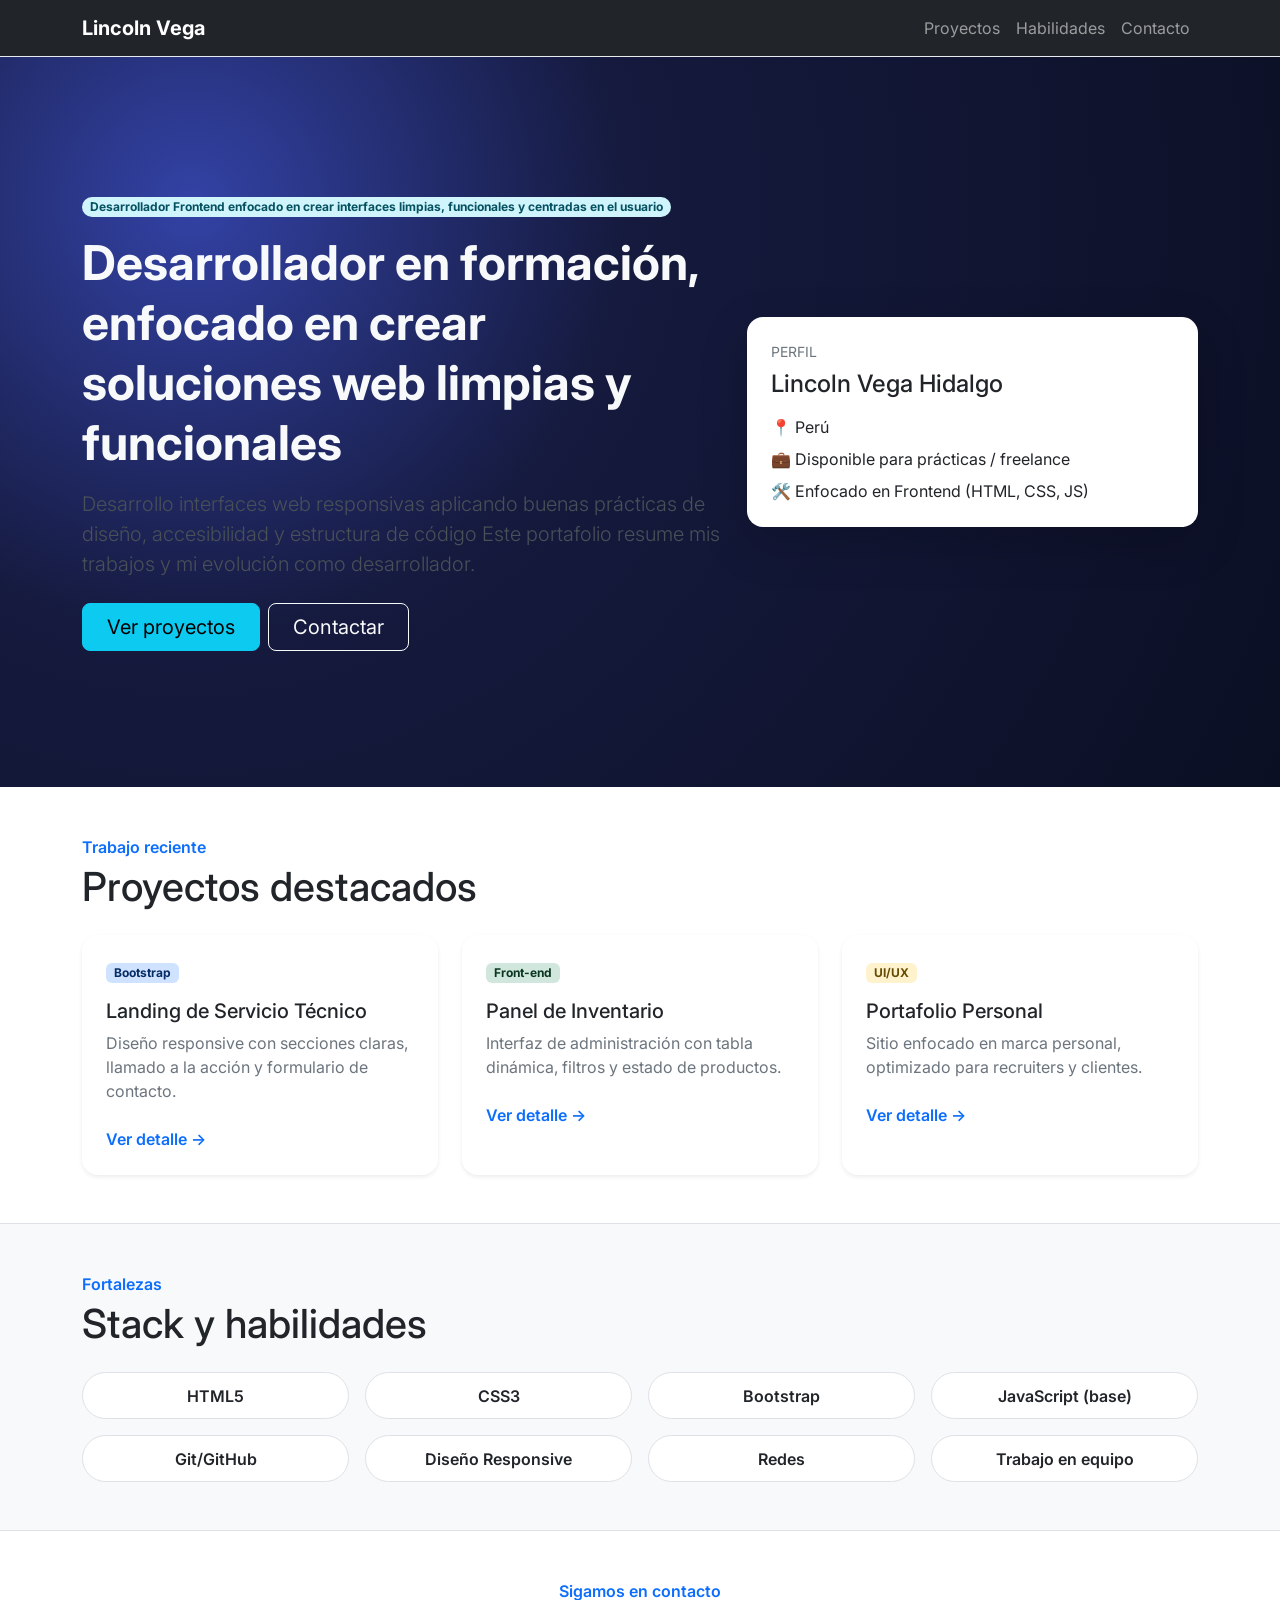
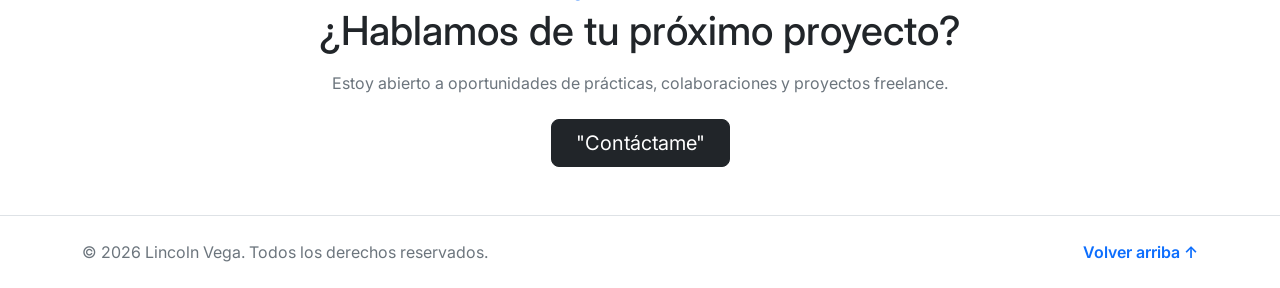
<file: Frontend/HTML/index.html>
<!doctype html>
<html lang="es">
  <head>
    <meta charset="UTF-8" />
    <meta name="viewport" content="width=device-width, initial-scale=1" />
    <title>Portafolio | Lincoln Vega</title>
    <meta
      name="description"
      content="Portafolio profesional de Lincoln Vega con proyectos, habilidades y contacto."
    />
    <link
      href="https://cdn.jsdelivr.net/npm/bootstrap@5.3.3/dist/css/bootstrap.min.css"
      rel="stylesheet"
      integrity="sha384-QWTKZyjpPEjISv5WaRU9OFeRpok6YctnYmDr5pNlyT2bRjXh0JMhjY6hW+ALEwIH"
      crossorigin="anonymous"
    />
    <link rel="preconnect" href="https://fonts.googleapis.com" />
    <link rel="preconnect" href="https://fonts.gstatic.com" crossorigin />
    <link
      href="https://fonts.googleapis.com/css2?family=Inter:wght@400;500;600;700;800&display=swap"
      rel="stylesheet"
    />
    <link rel="stylesheet" href="CSS/style.css" />
  </head>
  <body>
    <nav class="navbar navbar-expand-lg bg-dark navbar-dark sticky-top border-bottom border-light-subtle">
      <div class="container">
        <a class="navbar-brand fw-bold" href="#">Lincoln Vega</a>
        <button
          class="navbar-toggler"
          type="button"
          data-bs-toggle="collapse"
          data-bs-target="#mainNavbar"
          aria-controls="mainNavbar"
          aria-expanded="false"
          aria-label="Abrir navegación"
        >
          <span class="navbar-toggler-icon"></span>
        </button>
        <div class="collapse navbar-collapse" id="mainNavbar">
          <ul class="navbar-nav ms-auto">
            <li class="nav-item"><a class="nav-link" href="#proyectos">Proyectos</a></li>
            <li class="nav-item"><a class="nav-link" href="#habilidades">Habilidades</a></li>
            <li class="nav-item"><a class="nav-link" href="#contacto">Contacto</a></li>
          </ul>
        </div>
      </div>
    </nav>

    <header class="hero py-5 py-lg-6 text-light">
      <div class="container py-4 py-lg-5">
        <div class="row align-items-center g-4">
          <div class="col-lg-7">
            <span class="badge rounded-pill bg-info-subtle text-info-emphasis mb-3">Desarrollador Frontend enfocado en crear interfaces limpias, funcionales y centradas en el usuario</span>
            <h1 class="display-5 fw-bold lh-sm mb-3">Desarrollador en formación, enfocado en crear soluciones web limpias y funcionales</h1>
            <p class="lead text-light-emphasis mb-4">
              Desarrollo interfaces web responsivas aplicando buenas prácticas de diseño, accesibilidad y estructura de código
              Este portafolio resume mis trabajos y mi evolución como desarrollador.
            </p>
            <div class="d-flex flex-wrap gap-2">
              <a href="#proyectos" class="btn btn-info btn-lg px-4">Ver proyectos</a>
              <a href="#contacto" class="btn btn-outline-light btn-lg px-4">Contactar</a>
            </div>
          </div>
          <div class="col-lg-5">
            <div class="card profile-card shadow-lg border-0">
              <div class="card-body p-4">
                <p class="text-uppercase text-secondary small mb-2">Perfil</p>
                <h2 class="h4 mb-3">Lincoln Vega Hidalgo</h2>
                <ul class="list-unstyled mb-0">
                  <li class="mb-2">📍 Perú</li>
                  <li class="mb-2">💼 Disponible para prácticas / freelance</li>
                  <li>🛠️ Enfocado en Frontend (HTML, CSS, JS)</li>
                </ul>
              </div>
            </div>
          </div>
        </div>
      </div>
    </header>

    <main>
      <section id="proyectos" class="py-5">
        <div class="container">
          <div class="d-flex justify-content-between align-items-end mb-4 flex-wrap gap-2">
            <div>
              <p class="text-primary fw-semibold mb-1">Trabajo reciente</p>
              <h2 class="h1 mb-0">Proyectos destacados</h2>
            </div>
          </div>
          <div class="row g-4">
            <div class="col-md-6 col-lg-4">
              <article class="card h-100 border-0 shadow-sm project-card">
                <div class="card-body p-4">
                  <span class="badge bg-primary-subtle text-primary-emphasis mb-3">Bootstrap</span>
                  <h3 class="h5">Landing de Servicio Técnico</h3>
                  <p class="text-secondary mb-4">Diseño responsive con secciones claras, llamado a la acción y formulario de contacto.</p>
                  <a class="stretched-link text-decoration-none fw-semibold" href="#">Ver detalle →</a>
                </div>
              </article>
            </div>
            <div class="col-md-6 col-lg-4">
              <article class="card h-100 border-0 shadow-sm project-card">
                <div class="card-body p-4">
                  <span class="badge bg-success-subtle text-success-emphasis mb-3">Front-end</span>
                  <h3 class="h5">Panel de Inventario</h3>
                  <p class="text-secondary mb-4">Interfaz de administración con tabla dinámica, filtros y estado de productos.</p>
                  <a class="stretched-link text-decoration-none fw-semibold" href="#">Ver detalle →</a>
                </div>
              </article>
            </div>
            <div class="col-md-6 col-lg-4">
              <article class="card h-100 border-0 shadow-sm project-card">
                <div class="card-body p-4">
                  <span class="badge bg-warning-subtle text-warning-emphasis mb-3">UI/UX</span>
                  <h3 class="h5">Portafolio Personal</h3>
                  <p class="text-secondary mb-4">Sitio enfocado en marca personal, optimizado para recruiters y clientes.</p>
                  <a class="stretched-link text-decoration-none fw-semibold" href="#">Ver detalle →</a>
                </div>
              </article>
            </div>
          </div>
        </div>
      </section>

      <section id="habilidades" class="py-5 bg-body-tertiary border-top border-bottom">
        <div class="container">
          <p class="text-primary fw-semibold mb-1">Fortalezas</p>
          <h2 class="h1 mb-4">Stack y habilidades</h2>
          <div class="row g-3">
            <div class="col-6 col-md-4 col-lg-3"><div class="skill-pill">HTML5</div></div>
            <div class="col-6 col-md-4 col-lg-3"><div class="skill-pill">CSS3</div></div>
            <div class="col-6 col-md-4 col-lg-3"><div class="skill-pill">Bootstrap</div></div>
            <div class="col-6 col-md-4 col-lg-3"><div class="skill-pill">JavaScript (base)</div></div>
            <div class="col-6 col-md-4 col-lg-3"><div class="skill-pill">Git/GitHub</div></div>
            <div class="col-6 col-md-4 col-lg-3"><div class="skill-pill">Diseño Responsive</div></div>
            <div class="col-6 col-md-4 col-lg-3"><div class="skill-pill">Redes</div></div>
            <div class="col-6 col-md-4 col-lg-3"><div class="skill-pill">Trabajo en equipo</div></div>
          </div>
        </div>
      </section>

      <section id="contacto" class="py-5">
        <div class="container">
          <div class="row justify-content-center">
            <div class="col-lg-8 text-center">
              <p class="text-primary fw-semibold mb-1">Sigamos en contacto</p>
              <h2 class="h1 mb-3">¿Hablamos de tu próximo proyecto?</h2>
              <p class="text-secondary mb-4">Estoy abierto a oportunidades de prácticas, colaboraciones y proyectos freelance.</p>
              <a class="btn btn-dark btn-lg px-4" href="mailto:tu-correo@ejemplo.com">"Contáctame"</a>
            </div>
          </div>
        </div>
      </section>
    </main>

    <footer class="py-4 border-top">
      <div class="container d-flex justify-content-between flex-wrap gap-2">
        <p class="mb-0 text-secondary">© <span id="year">2026</span> Lincoln Vega. Todos los derechos reservados.</p>
        <a class="text-decoration-none fw-semibold" href="#">Volver arriba ↑</a>
      </div>
    </footer>

    <script
      src="https://cdn.jsdelivr.net/npm/bootstrap@5.3.3/dist/js/bootstrap.bundle.min.js"
      integrity="sha384-YvpcrYf0tY3lHB60NNkmXc5s9fDVZLESaAA55NDzOxhy9GkcIdslK1eN7N6jIeHz"
      crossorigin="anonymous"
    ></script>
  </body>
</html>
</file>
<file: style.css>
/* ============================================
   DESIGN SYSTEM — Lincoln Vega Portfolio
   Dark Mode Premium | Glassmorphism
   ============================================ */

@import url('https://fonts.googleapis.com/css2?family=Space+Grotesk:wght@400;500;600;700;800&family=Inter:wght@400;500;600;700&display=swap');

/* ── Variables ── */
:root {
  --bg-primary: #050a1a;
  --bg-secondary: #0d1b2a;
  --bg-card: rgba(255, 255, 255, 0.04);
  --bg-card-hover: rgba(255, 255, 255, 0.07);
  --border-glass: rgba(255, 255, 255, 0.08);
  --border-hover: rgba(99, 102, 241, 0.5);

  --accent-primary: #6366f1;
  --accent-secondary: #22d3ee;
  --accent-glow: rgba(99, 102, 241, 0.3);
  --accent-glow-cyan: rgba(34, 211, 238, 0.2);

  --text-primary: #f0f4ff;
  --text-secondary: #8892a4;
  --text-muted: #4a5568;

  --gradient-hero: radial-gradient(ellipse at 20% 30%, rgba(99, 102, 241, 0.25) 0%, transparent 55%),
    radial-gradient(ellipse at 80% 70%, rgba(34, 211, 238, 0.15) 0%, transparent 55%),
    linear-gradient(180deg, #050a1a 0%, #0d1b2a 100%);

  --gradient-text: linear-gradient(135deg, #f0f4ff 0%, #a5b4fc 50%, #22d3ee 100%);
  --gradient-btn: linear-gradient(135deg, #6366f1 0%, #4f46e5 100%);

  --radius-card: 16px;
  --radius-pill: 999px;
  --shadow-card: 0 4px 24px rgba(0, 0, 0, 0.4);
  --shadow-glow: 0 0 40px rgba(99, 102, 241, 0.2);
  --transition: all 0.3s cubic-bezier(0.4, 0, 0.2, 1);
}

/* ── Reset & Base ── */
*,
*::before,
*::after {
  box-sizing: border-box;
  margin: 0;
  padding: 0;
}

html {
  scroll-behavior: smooth;
  scrollbar-width: thin;
  scrollbar-color: var(--accent-primary) var(--bg-secondary);
}

::-webkit-scrollbar {
  width: 6px;
}

::-webkit-scrollbar-track {
  background: var(--bg-secondary);
}

::-webkit-scrollbar-thumb {
  background: var(--accent-primary);
  border-radius: 3px;
}

body {
  font-family: 'Inter', sans-serif;
  background-color: var(--bg-primary);
  color: var(--text-primary);
  overflow-x: hidden;
  line-height: 1.6;
}

/* ── Typography ── */
h1,
h2,
h3,
h4,
h5 {
  font-family: 'Space Grotesk', sans-serif;
  letter-spacing: -0.02em;
}

/* ── Selection ── */
::selection {
  background: var(--accent-primary);
  color: white;
}

/* ── Navbar ── */
.navbar {
  background: rgba(5, 10, 26, 0.6) !important;
  backdrop-filter: blur(20px);
  -webkit-backdrop-filter: blur(20px);
  border-bottom: 1px solid var(--border-glass) !important;
  transition: var(--transition);
  padding: 1rem 0;
}

.navbar.scrolled {
  background: rgba(5, 10, 26, 0.92) !important;
  padding: 0.6rem 0;
  box-shadow: 0 4px 30px rgba(0, 0, 0, 0.4);
}

.navbar-brand {
  font-family: 'Space Grotesk', sans-serif;
  font-weight: 800;
  font-size: 1.25rem;
  background: var(--gradient-text);
  -webkit-background-clip: text;
  -webkit-text-fill-color: transparent;
  background-clip: text;
  letter-spacing: -0.03em;
}

.nav-link {
  color: var(--text-secondary) !important;
  font-weight: 500;
  font-size: 0.9rem;
  position: relative;
  padding: 0.5rem 0.85rem !important;
  transition: color 0.2s ease;
}

.nav-link::after {
  content: '';
  position: absolute;
  bottom: 0;
  left: 50%;
  transform: translateX(-50%) scaleX(0);
  width: 80%;
  height: 2px;
  background: var(--accent-primary);
  border-radius: 2px;
  transition: transform 0.3s ease;
}

.nav-link:hover {
  color: var(--text-primary) !important;
}

.nav-link:hover::after {
  transform: translateX(-50%) scaleX(1);
}

/* ── Hero ── */
.hero {
  background: var(--gradient-hero);
  position: relative;
  overflow: hidden;
  min-height: 100vh;
  display: flex;
  align-items: center;
}

.hero::before {
  content: '';
  position: absolute;
  inset: 0;
  background:
    radial-gradient(circle at 30% 50%, rgba(99, 102, 241, 0.1) 0%, transparent 40%),
    radial-gradient(circle at 70% 50%, rgba(34, 211, 238, 0.08) 0%, transparent 40%);
  pointer-events: none;
}

#particles {
  position: absolute;
  inset: 0;
  width: 100%;
  height: 100%;
  display: block;
  pointer-events: none;
  z-index: 0;
}

.hero .container {
  position: relative;
  z-index: 1;
}

/* ── Hero Badge ── */
.hero-badge {
  display: inline-flex;
  align-items: center;
  gap: 0.5rem;
  background: rgba(99, 102, 241, 0.15);
  border: 1px solid rgba(99, 102, 241, 0.3);
  color: #a5b4fc;
  padding: 0.4rem 1rem;
  border-radius: var(--radius-pill);
  font-size: 0.8rem;
  font-weight: 600;
  letter-spacing: 0.05em;
  text-transform: uppercase;
  margin-bottom: 1.5rem;
  animation: fadeInDown 0.6s ease both;
}

.hero-badge .dot {
  width: 7px;
  height: 7px;
  background: #4ade80;
  border-radius: 50%;
  animation: pulse-green 2s infinite;
}

@keyframes pulse-green {

  0%,
  100% {
    opacity: 1;
    box-shadow: 0 0 0 0 rgba(74, 222, 128, 0.4);
  }

  50% {
    opacity: 0.8;
    box-shadow: 0 0 0 6px rgba(74, 222, 128, 0);
  }
}

/* ── Hero Heading ── */
.hero-heading {
  font-size: clamp(2.2rem, 5vw, 3.5rem);
  font-weight: 800;
  line-height: 1.15;
  margin-bottom: 1.25rem;
  animation: fadeInUp 0.7s 0.1s ease both;
}

.gradient-text {
  background: var(--gradient-text);
  -webkit-background-clip: text;
  -webkit-text-fill-color: transparent;
  background-clip: text;
}

.cursor-blink {
  display: inline-block;
  width: 3px;
  height: 1em;
  background: var(--accent-secondary);
  margin-left: 4px;
  border-radius: 2px;
  animation: blink 1s step-end infinite;
  vertical-align: text-bottom;
}

@keyframes blink {

  0%,
  100% {
    opacity: 1;
  }

  50% {
    opacity: 0;
  }
}

.hero-lead {
  color: var(--text-secondary);
  font-size: 1.1rem;
  max-width: 500px;
  margin-bottom: 2rem;
  animation: fadeInUp 0.7s 0.2s ease both;
}

.hero-actions {
  animation: fadeInUp 0.7s 0.3s ease both;
}

/* ── Buttons ── */
.btn-primary-custom {
  background: var(--gradient-btn);
  color: white;
  border: none;
  padding: 0.85rem 2rem;
  border-radius: var(--radius-pill);
  font-weight: 600;
  font-size: 0.95rem;
  text-decoration: none;
  display: inline-flex;
  align-items: center;
  gap: 0.5rem;
  transition: var(--transition);
  box-shadow: 0 4px 20px rgba(99, 102, 241, 0.4);
  position: relative;
  overflow: hidden;
}

.btn-primary-custom::before {
  content: '';
  position: absolute;
  inset: 0;
  background: rgba(255, 255, 255, 0.1);
  transform: translateX(-100%);
  transition: transform 0.3s ease;
}

.btn-primary-custom:hover::before {
  transform: translateX(0);
}

.btn-primary-custom:hover {
  transform: translateY(-2px);
  box-shadow: 0 8px 30px rgba(99, 102, 241, 0.5);
  color: white;
}

.btn-outline-custom {
  background: transparent;
  color: var(--text-primary);
  border: 1px solid var(--border-glass);
  padding: 0.85rem 2rem;
  border-radius: var(--radius-pill);
  font-weight: 600;
  font-size: 0.95rem;
  text-decoration: none;
  display: inline-flex;
  align-items: center;
  gap: 0.5rem;
  transition: var(--transition);
  backdrop-filter: blur(10px);
}

.btn-outline-custom:hover {
  border-color: var(--accent-primary);
  background: rgba(99, 102, 241, 0.1);
  color: var(--text-primary);
  transform: translateY(-2px);
}

/* ── Profile Card (Glassmorphism) ── */
.profile-card {
  background: var(--bg-card);
  border: 1px solid var(--border-glass);
  border-radius: var(--radius-card);
  backdrop-filter: blur(20px);
  -webkit-backdrop-filter: blur(20px);
  overflow: hidden;
  animation: fadeInRight 0.8s 0.2s ease both;
  box-shadow: var(--shadow-card);
}

.profile-avatar {
  width: 100%;
  max-width: 140px;
  height: 140px;
  border-radius: 50%;
  object-fit: cover;
  border: 3px solid rgba(99, 102, 241, 0.5);
  box-shadow: 0 0 30px rgba(99, 102, 241, 0.3);
  margin-bottom: 1rem;
}

.profile-info-item {
  display: flex;
  align-items: center;
  gap: 0.6rem;
  color: var(--text-secondary);
  font-size: 0.875rem;
  padding: 0.4rem 0;
  border-bottom: 1px solid var(--border-glass);
}

.profile-info-item:last-child {
  border-bottom: none;
}

.profile-info-item .icon {
  font-size: 1rem;
  flex-shrink: 0;
}

/* ── Stats Row ── */
.stat-item {
  text-align: center;
  padding: 1rem;
  border-right: 1px solid var(--border-glass);
}

.stat-item:last-child {
  border-right: none;
}

.stat-number {
  font-family: 'Space Grotesk', sans-serif;
  font-size: 1.8rem;
  font-weight: 800;
  background: var(--gradient-text);
  -webkit-background-clip: text;
  -webkit-text-fill-color: transparent;
  background-clip: text;
  line-height: 1;
  margin-bottom: 0.25rem;
}

.stat-label {
  font-size: 0.72rem;
  color: var(--text-muted);
  text-transform: uppercase;
  letter-spacing: 0.05em;
  font-weight: 500;
}

/* ── Section Base ── */
.section-tag {
  display: inline-block;
  font-size: 0.75rem;
  font-weight: 700;
  text-transform: uppercase;
  letter-spacing: 0.1em;
  color: var(--accent-secondary);
  margin-bottom: 0.75rem;
}

.section-title {
  font-family: 'Space Grotesk', sans-serif;
  font-size: clamp(1.8rem, 4vw, 2.5rem);
  font-weight: 800;
  color: var(--text-primary);
  margin-bottom: 1rem;
  letter-spacing: -0.03em;
}

/* ── About Section ── */
#sobre-mi {
  background: var(--bg-secondary);
  border-top: 1px solid var(--border-glass);
  border-bottom: 1px solid var(--border-glass);
  padding: 6rem 0;
}

.about-text {
  font-size: 1.1rem;
  color: var(--text-secondary);
  line-height: 1.8;
  max-width: 680px;
  margin: 0 auto;
}

/* ── Projects Section ── */
#proyectos {
  background: var(--bg-primary);
  padding: 6rem 0;
}

.project-card {
  background: var(--bg-card);
  border: 1px solid var(--border-glass);
  border-radius: var(--radius-card);
  padding: 1.75rem;
  display: flex;
  flex-direction: column;
  height: 100%;
  transition: var(--transition);
  position: relative;
  overflow: hidden;
}

.project-card::before {
  content: '';
  position: absolute;
  top: 0;
  left: 0;
  right: 0;
  height: 2px;
  background: var(--gradient-btn);
  transform: scaleX(0);
  transform-origin: left;
  transition: transform 0.4s ease;
}

.project-card:hover {
  border-color: var(--border-hover);
  background: var(--bg-card-hover);
  transform: translateY(-6px);
  box-shadow: var(--shadow-glow), var(--shadow-card);
}

.project-card:hover::before {
  transform: scaleX(1);
}

.project-img-wrap {
  border-radius: 10px;
  overflow: hidden;
  margin-bottom: 1.25rem;
  border: 1px solid var(--border-glass);
  aspect-ratio: 16/9;
  position: relative;
}

.project-img-wrap img {
  width: 100%;
  height: 100%;
  object-fit: cover;
  display: block;
  transition: transform 0.5s ease;
}

.project-card:hover .project-img-wrap img {
  transform: scale(1.04);
}

.project-img-overlay {
  position: absolute;
  inset: 0;
  background: linear-gradient(to top, rgba(5, 10, 26, 0.7) 0%, transparent 60%);
  opacity: 0;
  transition: opacity 0.3s ease;
  display: flex;
  align-items: flex-end;
  padding: 0.75rem;
}

.project-card:hover .project-img-overlay {
  opacity: 1;
}

.project-number {
  font-family: 'Space Grotesk', sans-serif;
  font-size: 0.7rem;
  font-weight: 700;
  letter-spacing: 0.1em;
  color: var(--text-muted);
  text-transform: uppercase;
  margin-bottom: 0.75rem;
}

.project-badge {
  display: inline-flex;
  align-items: center;
  gap: 0.4rem;
  background: rgba(99, 102, 241, 0.12);
  border: 1px solid rgba(99, 102, 241, 0.25);
  color: #a5b4fc;
  padding: 0.3rem 0.85rem;
  border-radius: var(--radius-pill);
  font-size: 0.75rem;
  font-weight: 600;
  margin-bottom: 1rem;
  width: fit-content;
}

.project-badge.green {
  background: rgba(74, 222, 128, 0.1);
  border-color: rgba(74, 222, 128, 0.25);
  color: #86efac;
}

.project-badge.yellow {
  background: rgba(250, 204, 21, 0.1);
  border-color: rgba(250, 204, 21, 0.25);
  color: #fde68a;
}

.project-badge.cyan {
  background: rgba(34, 211, 238, 0.1);
  border-color: rgba(34, 211, 238, 0.25);
  color: #67e8f9;
}

.project-title {
  font-family: 'Space Grotesk', sans-serif;
  font-size: 1.15rem;
  font-weight: 700;
  color: var(--text-primary);
  margin-bottom: 0.75rem;
  letter-spacing: -0.02em;
}

.project-desc {
  color: var(--text-secondary);
  font-size: 0.9rem;
  line-height: 1.7;
  flex: 1;
  margin-bottom: 1.5rem;
}

.project-link {
  display: inline-flex;
  align-items: center;
  gap: 0.35rem;
  color: var(--accent-primary);
  font-weight: 600;
  font-size: 0.875rem;
  text-decoration: none;
  transition: var(--transition);
}

.project-link:hover {
  color: var(--accent-secondary);
  gap: 0.6rem;
}

/* ── Skills Section ── */
#habilidades {
  background: var(--bg-secondary);
  border-top: 1px solid var(--border-glass);
  border-bottom: 1px solid var(--border-glass);
  padding: 6rem 0;
}

.stack-group {
  background: var(--bg-card);
  border: 1px solid var(--border-glass);
  border-radius: var(--radius-card);
  padding: 1.5rem;
  height: 100%;
  transition: var(--transition);
}

.stack-group:hover {
  border-color: var(--border-hover);
  background: var(--bg-card-hover);
}

.stack-group-title {
  font-size: 0.7rem;
  font-weight: 700;
  text-transform: uppercase;
  letter-spacing: 0.12em;
  color: var(--text-muted);
  margin-bottom: 1rem;
}

.skill-pill {
  display: inline-flex;
  align-items: center;
  gap: 0.4rem;
  background: rgba(255, 255, 255, 0.05);
  border: 1px solid var(--border-glass);
  color: var(--text-primary);
  border-radius: var(--radius-pill);
  padding: 0.4rem 0.85rem;
  font-weight: 500;
  font-size: 0.82rem;
  transition: var(--transition);
  cursor: default;
}

.skill-pill:hover {
  background: rgba(99, 102, 241, 0.15);
  border-color: rgba(99, 102, 241, 0.4);
  color: #c7d2fe;
  transform: translateY(-2px);
}

/* ── Contact Section ── */
#contacto {
  background: var(--bg-primary);
  padding: 6rem 0;
  position: relative;
  overflow: hidden;
}

#contacto::before {
  content: '';
  position: absolute;
  bottom: -50%;
  left: 50%;
  transform: translateX(-50%);
  width: 600px;
  height: 600px;
  background: radial-gradient(circle, rgba(99, 102, 241, 0.08) 0%, transparent 70%);
  pointer-events: none;
}

@property --border-angle {
  syntax: "<angle>";
  inherits: true;
  initial-value: 0deg;
}

@keyframes spin-border {
  from {
    --border-angle: 0deg;
  }
  to {
    --border-angle: 360deg;
  }
}

.contact-card {
  background: var(--bg-card);
  border: 1px solid var(--border-glass);
  border-radius: 24px;
  padding: 3rem;
  backdrop-filter: blur(20px);
  position: relative;
  z-index: 1;
  transition: all 0.3s ease;
}

.contact-card::before {
  content: "";
  position: absolute;
  inset: 0;
  border-radius: 24px;
  padding: 1px;
  background: conic-gradient(from var(--border-angle), transparent 60%, var(--accent-primary) 85%, var(--accent-secondary) 100%);
  -webkit-mask: linear-gradient(#fff 0 0) content-box, linear-gradient(#fff 0 0);
  -webkit-mask-composite: xor;
  mask-composite: exclude;
  pointer-events: none;
  opacity: 0;
  transition: opacity 0.3s ease;
  z-index: -1;
}

.contact-card:hover::before {
  opacity: 1;
  animation: spin-border 8s linear infinite;
}

.contact-card:hover {
  box-shadow: 0 0 30px rgba(99, 102, 241, 0.15);
}

.btn-contact-primary {
  background: var(--gradient-btn);
  color: white;
  border: none;
  padding: 0.85rem 1.75rem;
  border-radius: var(--radius-pill);
  font-weight: 600;
  font-size: 0.9rem;
  text-decoration: none;
  display: inline-flex;
  align-items: center;
  gap: 0.5rem;
  transition: var(--transition);
  box-shadow: 0 4px 20px rgba(99, 102, 241, 0.35);
}

.btn-contact-primary:hover {
  color: white;
  transform: translateY(-2px);
  box-shadow: 0 8px 30px rgba(99, 102, 241, 0.5);
}

.btn-contact-outline {
  background: transparent;
  color: var(--text-primary);
  border: 1px solid var(--border-glass);
  padding: 0.85rem 1.75rem;
  border-radius: var(--radius-pill);
  font-weight: 600;
  font-size: 0.9rem;
  text-decoration: none;
  display: inline-flex;
  align-items: center;
  gap: 0.5rem;
  transition: var(--transition);
}

.btn-contact-outline:hover {
  border-color: var(--accent-primary);
  background: rgba(99, 102, 241, 0.1);
  color: var(--text-primary);
  transform: translateY(-2px);
}

/* ── Footer ── */
footer {
  background: var(--bg-secondary);
  border-top: 1px solid var(--border-glass);
  padding: 1.5rem 0;
}

footer p,
footer a {
  color: var(--text-muted);
  font-size: 0.85rem;
}

footer a:hover {
  color: var(--accent-secondary);
}

/* ── Scroll Reveal Animations ── */
.reveal {
  opacity: 0;
  transform: translateY(30px);
  transition: opacity 0.7s ease, transform 0.7s ease;
}

.reveal.visible {
  opacity: 1;
  transform: translateY(0);
}

.reveal-left {
  opacity: 0;
  transform: translateX(-30px);
  transition: opacity 0.7s ease, transform 0.7s ease;
}

.reveal-left.visible {
  opacity: 1;
  transform: translateX(0);
}

.reveal-delay-1 {
  transition-delay: 0.1s;
}

.reveal-delay-2 {
  transition-delay: 0.2s;
}

.reveal-delay-3 {
  transition-delay: 0.3s;
}

.reveal-delay-4 {
  transition-delay: 0.4s;
}

/* ── Keyframes ── */
@keyframes fadeInDown {
  from {
    opacity: 0;
    transform: translateY(-20px);
  }

  to {
    opacity: 1;
    transform: translateY(0);
  }
}

@keyframes fadeInUp {
  from {
    opacity: 0;
    transform: translateY(24px);
  }

  to {
    opacity: 1;
    transform: translateY(0);
  }
}

@keyframes fadeInRight {
  from {
    opacity: 0;
    transform: translateX(30px);
  }

  to {
    opacity: 1;
    transform: translateX(0);
  }
}

/* ── Utility ── */
.text-justify-mobile {
  text-align: justify !important;
}

@media (min-width: 992px) {
  .text-justify-mobile {
    text-align: left !important;
  }
}

.py-lg-6 {
  padding-top: 5.5rem !important;
  padding-bottom: 5.5rem !important;
}

.w-fit {
  width: fit-content;
}

/* ── Experience & Education Section ── */
#experiencia {
  background: var(--bg-secondary);
  border-top: 1px solid var(--border-glass);
  border-bottom: 1px solid var(--border-glass);
  padding: 6rem 0;
}

.experience-card {
  background: var(--bg-card);
  border: 1px solid var(--border-glass);
  border-radius: var(--radius-card);
  padding: 2rem;
  height: 100%;
  transition: var(--transition);
  position: relative;
}

.experience-card:hover {
  border-color: var(--border-hover);
  background: var(--bg-card-hover);
  transform: translateY(-4px);
}

.experience-tag {
  display: inline-block;
  font-size: 0.75rem;
  font-weight: 700;
  color: var(--accent-secondary);
  text-transform: uppercase;
  letter-spacing: 0.08em;
  margin-bottom: 0.5rem;
}

.experience-title {
  font-family: 'Space Grotesk', sans-serif;
  font-size: 1.25rem;
  font-weight: 700;
  color: var(--text-primary);
  margin-bottom: 0.25rem;
}

.experience-company {
  color: #a5b4fc;
  font-size: 0.9rem;
  font-weight: 600;
  margin-bottom: 1rem;
}

.timeline-bullet-list {
  list-style: none;
  padding: 0;
  margin: 0;
}

.timeline-bullet-list li {
  position: relative;
  padding-left: 1.25rem;
  margin-bottom: 0.6rem;
  font-size: 0.9rem;
  color: var(--text-secondary);
  line-height: 1.6;
}

.timeline-bullet-list li::before {
  content: '▸';
  position: absolute;
  left: 0;
  color: var(--accent-secondary);
  font-weight: bold;
}

/* ── LinkedIn Badge Wrapper ── */
.linkedin-badge-wrapper {
  display: flex;
  flex-direction: column;
  justify-content: center;
  align-items: center;
  transition: var(--transition);
  min-height: 330px;
  filter: drop-shadow(0 10px 30px rgba(0, 0, 0, 0.5));
}

.linkedin-badge-wrapper:hover {
  transform: translateY(-4px);
  filter: drop-shadow(0 15px 40px rgba(99, 102, 241, 0.3));
}

.LI-simple-link {
  display: none !important;
}

/* ── Responsive ── */
@media (max-width: 768px) {
  .hero {
    min-height: auto;
    padding: 5rem 0 3rem;
  }

  .hero-heading {
    font-size: 2rem;
  }

  .contact-card {
    padding: 2rem 1.5rem;
  }

  .stat-item {
    border-right: none;
    border-bottom: 1px solid var(--border-glass);
  }

  .stat-item:last-child {
    border-bottom: none;
  }
}
</file>
<file: CSS/style.css>
:root {
  --hero-gradient: radial-gradient(circle at 15% 20%, #3342a5 0%, #151a3e 35%, #0b0f23 100%);
}

body {
  font-family: 'Inter', sans-serif;
}

.hero {
  background: var(--hero-gradient);
}

.py-lg-6 {
  padding-top: 5.5rem !important;
  padding-bottom: 5.5rem !important;
}

.profile-card {
  border-radius: 1rem;
  backdrop-filter: blur(6px);
}

.project-card {
  border-radius: 1rem;
  transition: transform 0.2s ease, box-shadow 0.2s ease;
}

.project-card:hover {
  transform: translateY(-4px);
  box-shadow: 0 1rem 2rem rgba(17, 24, 39, 0.12) !important;
}

.skill-pill {
  border: 1px solid var(--bs-border-color);
  background-color: #fff;
  border-radius: 999px;
  padding: 0.65rem 1rem;
  text-align: center;
  font-weight: 600;
}
</file>
<file: Frontend/HTML/CSS/style.css>
:root {
  --hero-gradient: radial-gradient(circle at 15% 20%, #3342a5 0%, #151a3e 35%, #0b0f23 100%);
}

body {
  font-family: 'Inter', sans-serif;
}

.hero {
  background: var(--hero-gradient);
}

.py-lg-6 {
  padding-top: 5.5rem !important;
  padding-bottom: 5.5rem !important;
}

.profile-card {
  border-radius: 1rem;
  backdrop-filter: blur(6px);
}

.project-card {
  border-radius: 1rem;
  transition: transform 0.2s ease, box-shadow 0.2s ease;
}

.project-card:hover {
  transform: translateY(-4px);
  box-shadow: 0 1rem 2rem rgba(17, 24, 39, 0.12) !important;
}

.skill-pill {
  border: 1px solid var(--bs-border-color);
  background-color: #fff;
  border-radius: 999px;
  padding: 0.65rem 1rem;
  text-align: center;
  font-weight: 600;
}
</file>
